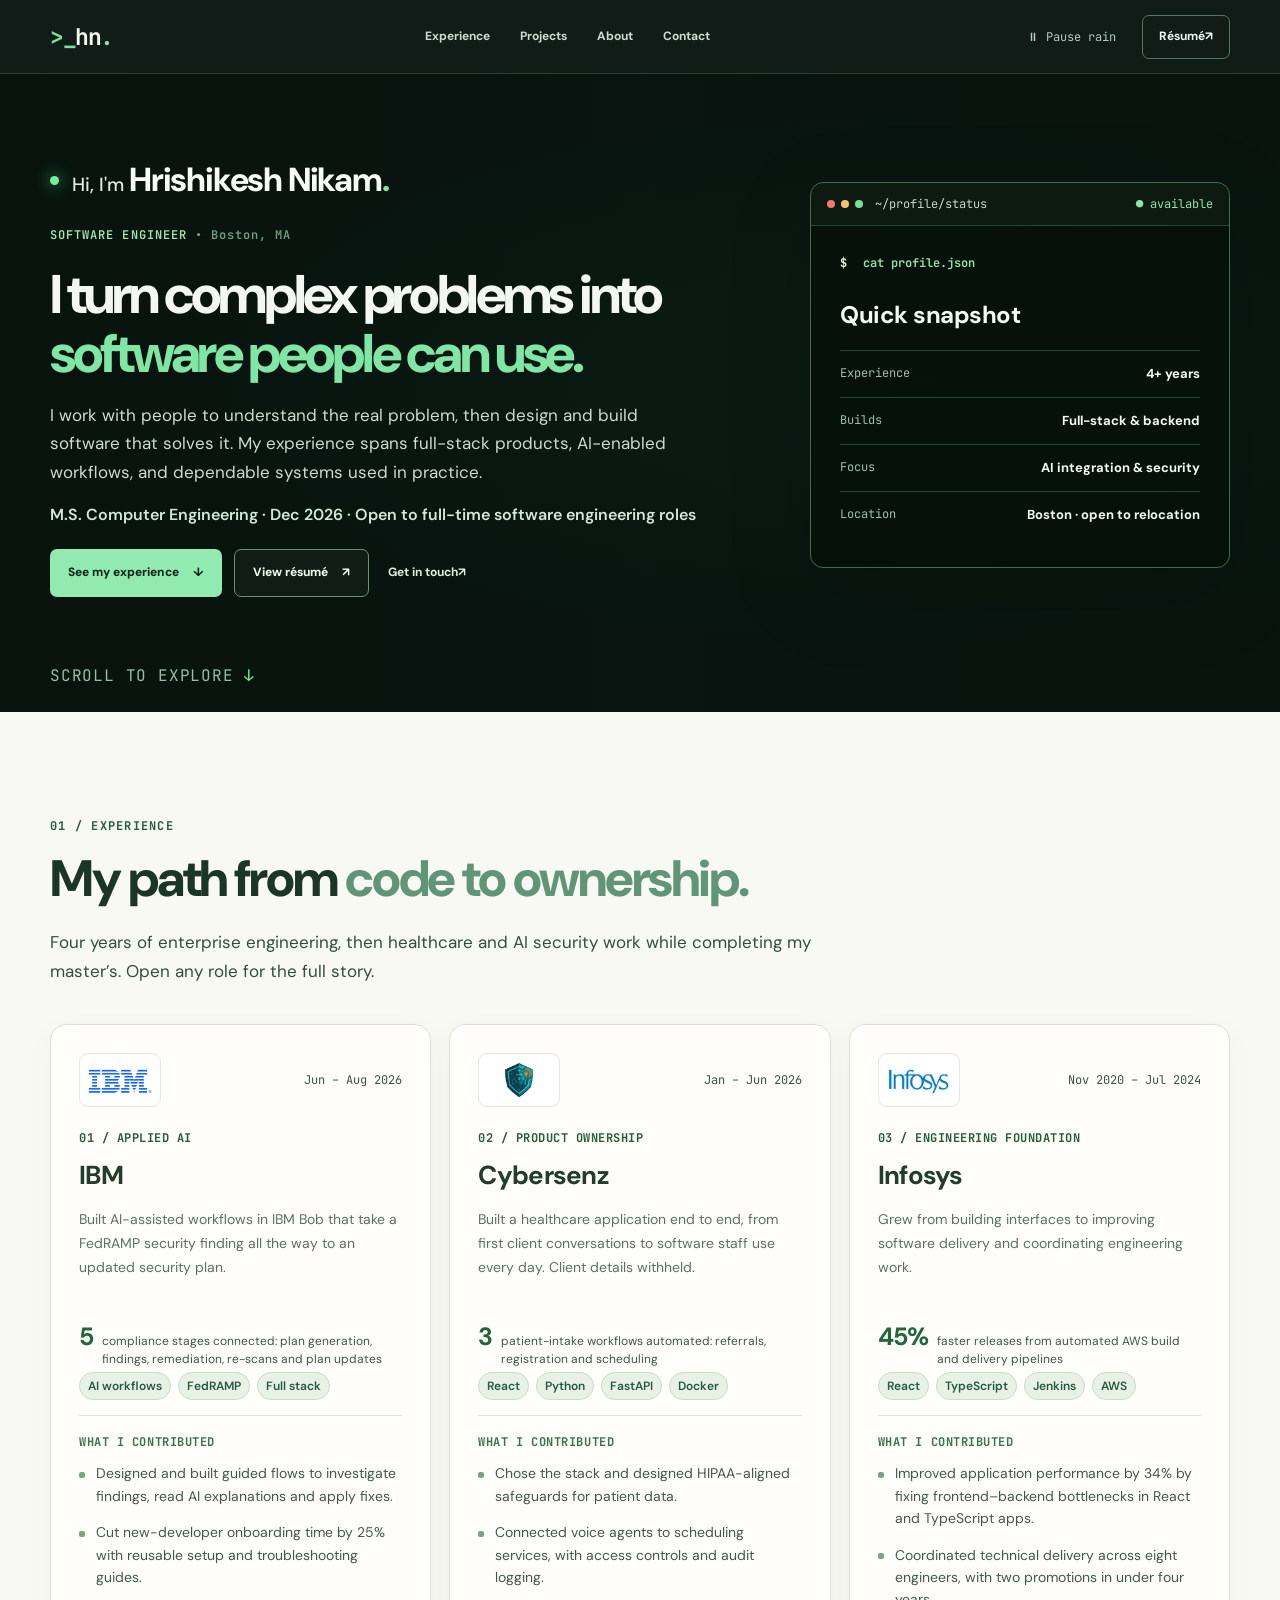
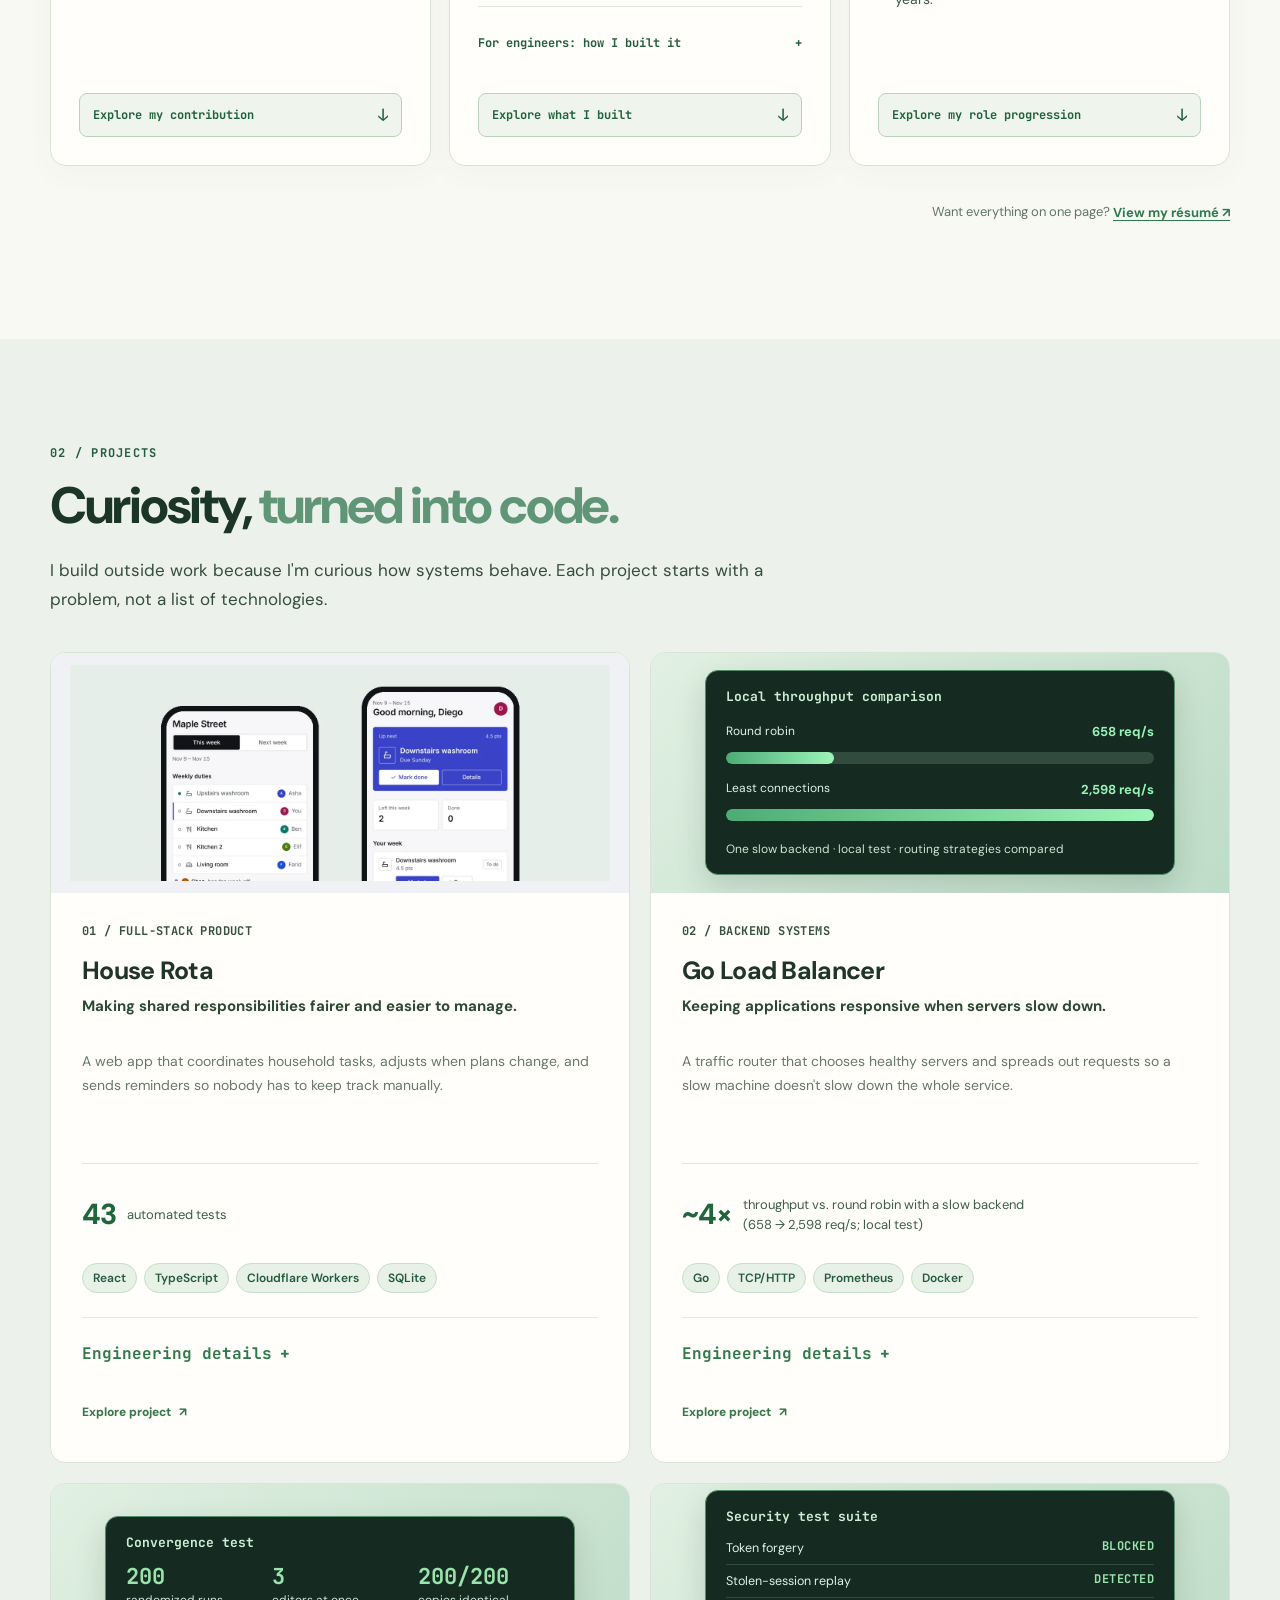
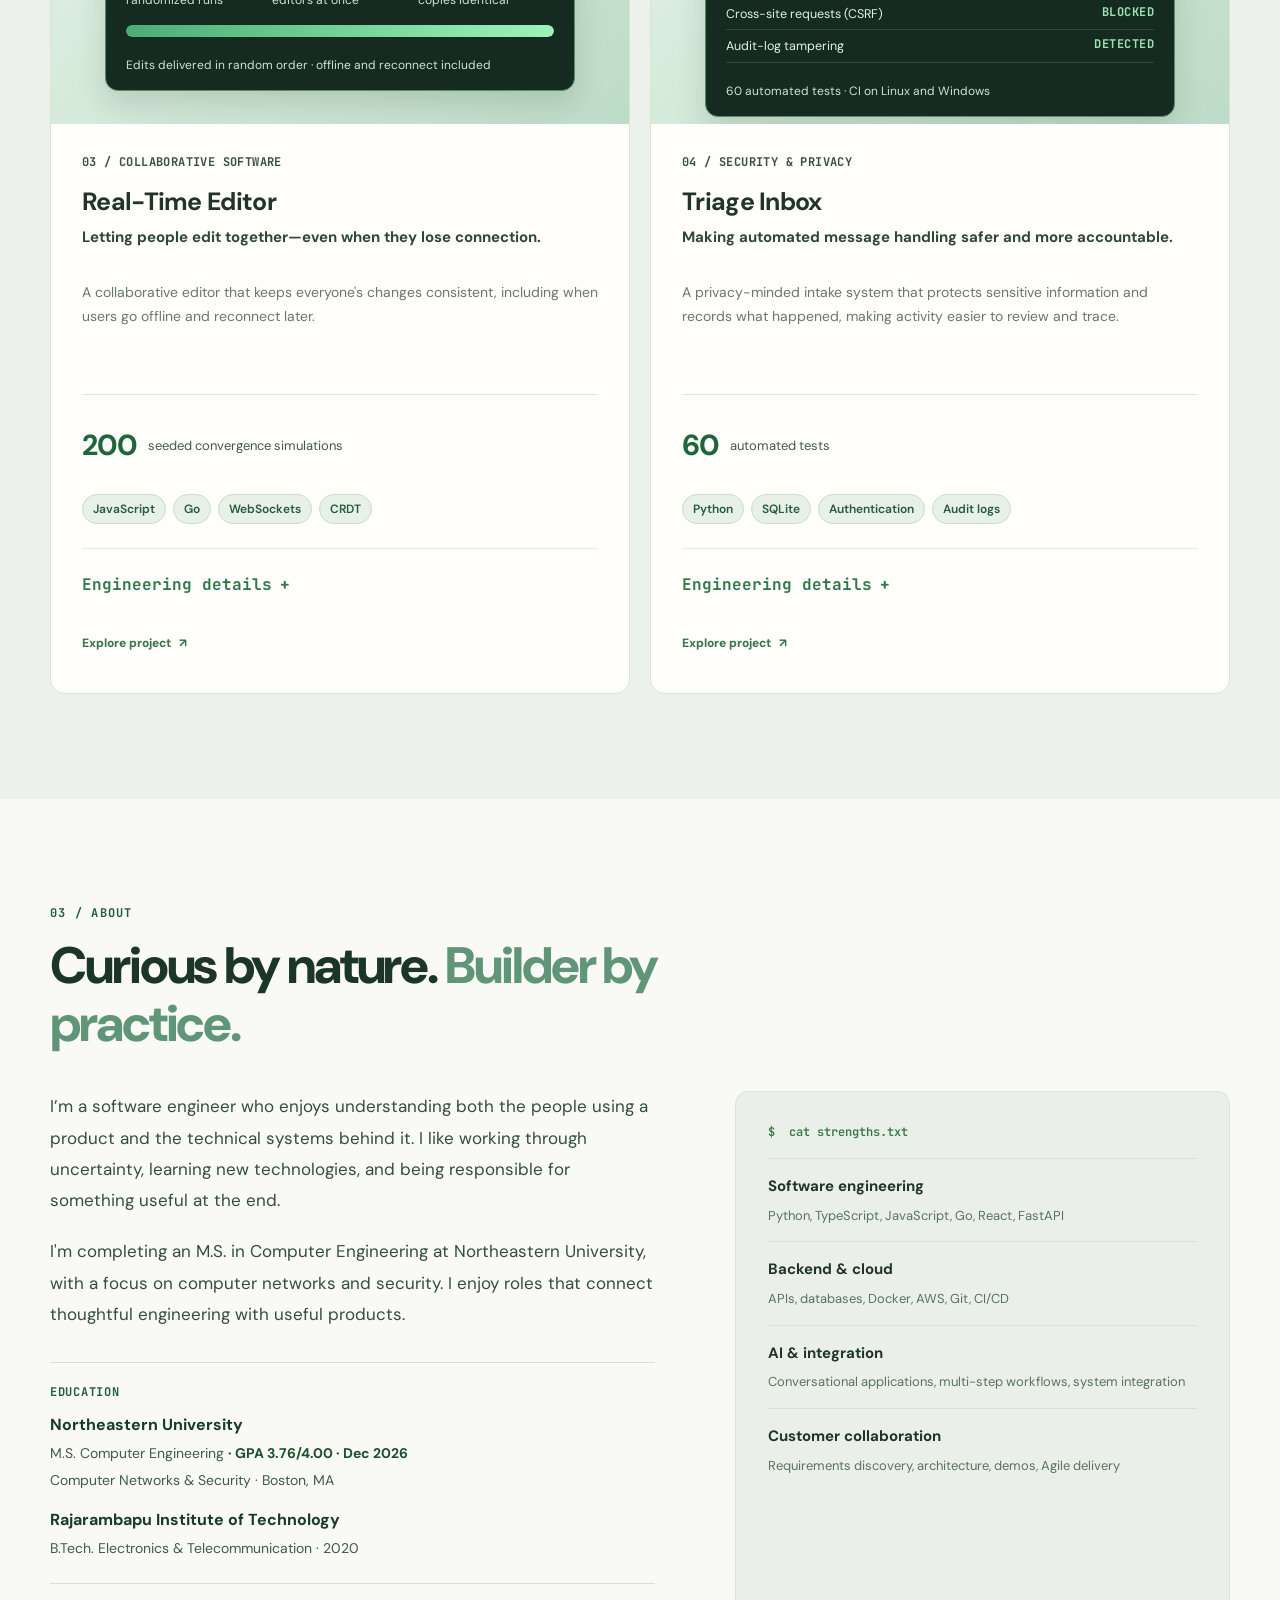
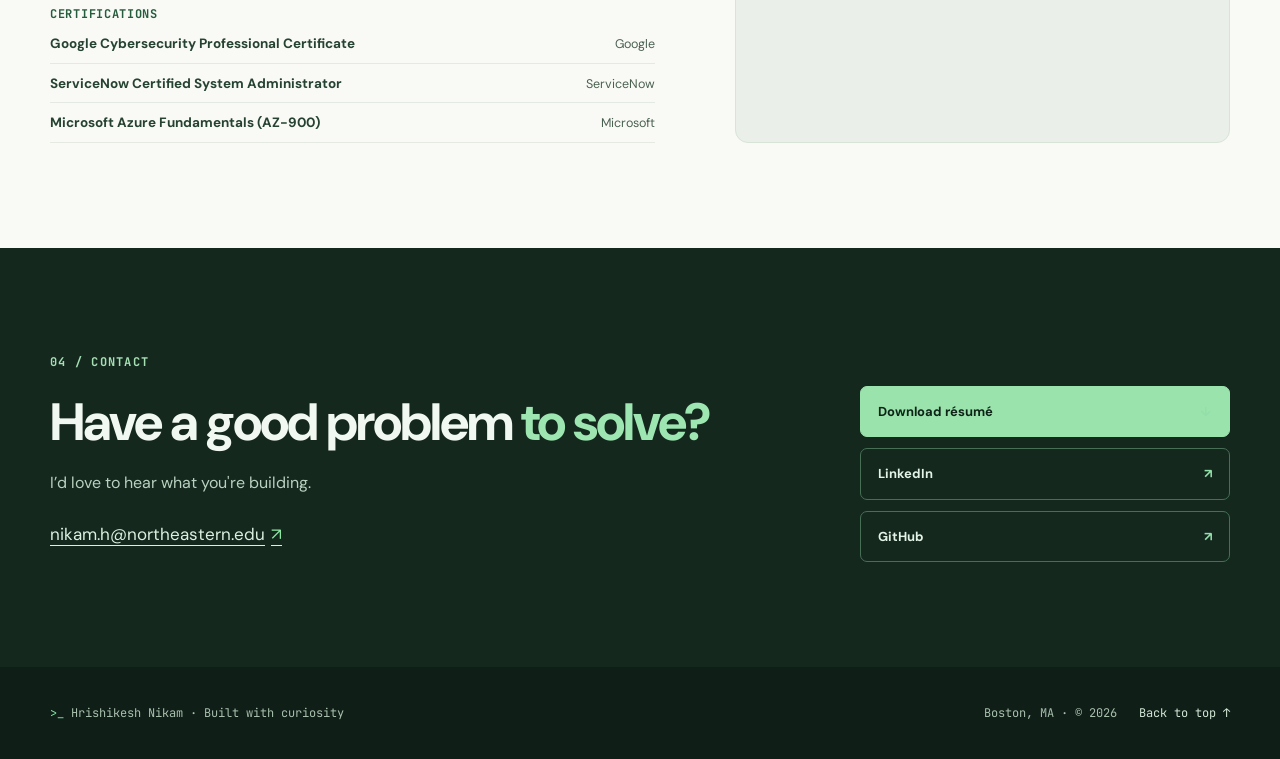
<file: index.html>
<!DOCTYPE html>

<html lang="en">
<head>
<meta charset="utf-8"/><meta content="width=device-width, initial-scale=1" name="viewport"/>
<meta content="#0a1512" name="theme-color"/>
<meta content="Hrishikesh Nikam is a software engineer in Boston. He builds useful full-stack software, AI-powered applications and customer-facing systems from problem discovery to production." name="description"/>
<meta content="Hrishikesh Nikam | Software Engineer" property="og:title"/>
<meta content="Turning complex problems into software people can use. Explore my work, experience, and projects." property="og:description"/>
<title>Hrishikesh Nikam | Software Engineer</title>
<link href="https://fonts.googleapis.com" rel="preconnect"/><link crossorigin="" href="https://fonts.gstatic.com" rel="preconnect"/>
<link href="https://fonts.googleapis.com/css2?family=DM+Sans:wght@400;500;600;700;800&amp;family=JetBrains+Mono:wght@400;500;600;700&amp;display=swap" rel="stylesheet"/>
<link href="style.css" rel="stylesheet"/>
<meta content="website" property="og:type"/><meta content="https://hrishikesh16nikam.github.io/" property="og:url"/><meta content="https://hrishikesh16nikam.github.io/assets/social-preview.png" property="og:image"/><meta content="1200" property="og:image:width"/><meta content="630" property="og:image:height"/><meta content="summary_large_image" name="twitter:card"/><meta content="Hrishikesh Nikam | Software Engineer" name="twitter:title"/><meta content="I turn complex problems into software people can use." name="twitter:description"/><meta content="https://hrishikesh16nikam.github.io/assets/social-preview.png" name="twitter:image"/><link href="assets/favicon.svg" rel="icon"/><link href="assets/apple-touch-icon.png" rel="apple-touch-icon"/><meta content="Hrishikesh Nikam — Software Engineer portfolio" property="og:image:alt"/></head>
<body>
<a class="skip" href="#main">Skip to content</a>
<header class="site-header"><div class="shell nav-inner">
<a aria-label="Hrishikesh Nikam, home" class="wordmark" href="#home"><span class="prompt">&gt;_</span> hn<span class="green">.</span></a>
<nav aria-label="Main navigation" id="site-nav"><a href="#experience">Experience</a><a href="#projects">Projects</a><a href="#about">About</a><a href="#contact">Contact</a></nav>
<div class="nav-actions"><button aria-label="Pause Matrix background animation" class="rain-toggle" id="matrix-toggle" type="button">⏸ Pause rain</button><a class="resume-top" href="Hrishikesh_Nikam_Resume.pdf" rel="noopener" target="_blank">Résumé <span aria-hidden="true">↗</span></a></div>
</div></header>
<main id="main">
<section aria-labelledby="hero-title" class="hero" id="home"><canvas aria-hidden="true" id="matrix-rain"></canvas><div aria-hidden="true" class="ambient"></div>
<div class="shell hero-layout">
<div class="hero-copy">
<div class="intro-name"><span class="status-dot"></span><span>Hi, I'm <strong>Hrishikesh Nikam<span class="name-period">.</span></strong></span></div>
<p class="role">SOFTWARE ENGINEER <span class="role-location">• Boston, MA</span></p>
<h1 id="hero-title">I turn complex problems into <em>software people can use.</em></h1>
<p class="hero-sub">I work with people to understand the real problem, then design and build software that solves it. My experience spans full-stack products, AI-enabled workflows, and dependable systems used in practice.</p><p class="hero-availability">M.S. Computer Engineering · Dec 2026 · Open to full-time software engineering roles</p>
<div class="hero-links"><a class="btn primary" href="#experience">See my experience <span aria-hidden="true">↓</span></a><a class="btn secondary" href="Hrishikesh_Nikam_Resume.pdf" rel="noopener" target="_blank">View résumé <span aria-hidden="true">↗</span></a><a class="text-link" href="mailto:nikam.h@northeastern.edu">Get in touch <span aria-hidden="true">↗</span></a></div>
</div>
<aside aria-label="My approach to engineering" class="hero-terminal"><div class="terminal-top"><span aria-hidden="true" class="lights"><i></i><i></i><i></i></span><span>~/profile/status</span><span class="terminal-online">● available</span></div>
<div class="terminal-inner snapshot-inner"><p class="terminal-command"><b>$</b> cat profile.json</p><h2 class="snapshot-title">Quick snapshot</h2>
<dl class="snapshot-list"><div><dt>Experience</dt><dd>4+ years</dd></div><div><dt>Builds</dt><dd>Full-stack &amp; backend</dd></div><div><dt>Focus</dt><dd>AI integration &amp; security</dd></div><div><dt>Location</dt><dd>Boston · open to relocation</dd></div></dl>
</div></aside>
</div>
<div class="shell scroll-hint"><a href="#experience">SCROLL TO EXPLORE <span aria-hidden="true">↓</span></a></div>
</section>


<section aria-labelledby="experience-title" class="section experience-section" id="experience"><div class="shell"><div class="section-intro journey-intro"><p class="kicker">01 / EXPERIENCE</p><h2 id="experience-title">My path from <em>code to ownership.</em></h2><p>Four years of enterprise engineering, then healthcare and AI security work while completing my master’s. Open any role for the full story.</p></div>
<div aria-label="Career highlights" class="journey-grid">
<article aria-labelledby="ibm-title" class="journey-card">
<div class="journey-top"><div class="journey-logo"><img alt="IBM logo" loading="lazy" src="assets/ibm-official.png"/></div><span class="journey-period">Jun – Aug 2026</span></div>
<p class="journey-tag">01 / APPLIED AI</p>
<h3 id="ibm-title">IBM</h3>
<p class="journey-summary">Built AI-assisted workflows in IBM Bob that take a FedRAMP security finding all the way to an updated security plan.</p>
<div class="journey-metric"><strong>5</strong><span>compliance stages connected: plan generation, findings, remediation, re-scans and plan updates</span></div><div class="tech-tags"><span>AI workflows</span><span>FedRAMP</span><span>Full stack</span></div><div aria-label="Key contributions at IBM" class="journey-highlights">
<h4>What I contributed</h4>
<ul>
<li>Designed and built guided flows to investigate findings, read AI explanations and apply fixes.</li>
<li>Cut new-developer onboarding time by 25% with reusable setup and troubleshooting guides.</li>
</ul>
</div>
<button aria-controls="journey-expanded" aria-expanded="false" class="journey-more-btn" data-journey="ibm" type="button">Explore my contribution <span aria-hidden="true">↓</span></button>
</article>
<article aria-labelledby="cybersenz-title" class="journey-card">
<div class="journey-top"><div class="journey-logo"><img alt="Cybersenz logo" loading="lazy" src="assets/cybersenz-official.png"/></div><span class="journey-period">Jan – Jun 2026</span></div>
<p class="journey-tag">02 / PRODUCT OWNERSHIP</p>
<h3 id="cybersenz-title">Cybersenz</h3>
<p class="journey-summary">Built a healthcare application end to end, from first client conversations to software staff use every day. Client details withheld.</p>
<div class="journey-metric"><strong>3</strong><span>patient-intake workflows automated: referrals, registration and scheduling</span></div><div class="tech-tags"><span>React</span><span>Python</span><span>FastAPI</span><span>Docker</span></div><div aria-label="Key contributions at Cybersenz" class="journey-highlights">
<h4>What I contributed</h4>
<ul>
<li>Chose the stack and designed HIPAA-aligned safeguards for patient data.</li>
<li>Connected voice agents to scheduling services, with access controls and audit logging.</li>
</ul>
<details class="journey-detail"><summary>For engineers: how I built it <span aria-hidden="true">+</span></summary><p>Frontend and backend services, secure APIs, authenticated access, audit trails, conversational voice integration, asynchronous processing and container-based deployment. Client identity and private integrations are intentionally omitted.</p></details>
</div>

<button aria-controls="journey-expanded" aria-expanded="false" class="journey-more-btn" data-journey="cybersenz" type="button">Explore what I built <span aria-hidden="true">↓</span></button>
</article>
<article aria-labelledby="infosys-title" class="journey-card">
<div class="journey-top"><div class="journey-logo"><img alt="Infosys logo" loading="lazy" src="assets/infosys-official.png"/></div><span class="journey-period">Nov 2020 – Jul 2024</span></div>
<p class="journey-tag">03 / ENGINEERING FOUNDATION</p>
<h3 id="infosys-title">Infosys</h3>
<p class="journey-summary">Grew from building interfaces to improving software delivery and coordinating engineering work.</p>
<div class="journey-metric"><strong>45%</strong><span>faster releases from automated AWS build and delivery pipelines</span></div><div class="tech-tags"><span>React</span><span>TypeScript</span><span>Jenkins</span><span>AWS</span></div><div aria-label="Key contributions at Infosys" class="journey-highlights">
<h4>What I contributed</h4>
<ul>
<li>Improved application performance by 34% by fixing frontend–backend bottlenecks in React and TypeScript apps.</li>
<li>Coordinated technical delivery across eight engineers, with two promotions in under four years.</li>
</ul>
</div>
<button aria-controls="journey-expanded" aria-expanded="false" class="journey-more-btn" data-journey="infosys" type="button">Explore my role progression <span aria-hidden="true">↓</span></button>
</article>
</div>
<section aria-label="Additional professional experience" class="journey-expanded" hidden="" id="journey-expanded" tabindex="-1">
<div class="journey-expanded-heading"><div><p class="kicker" id="journey-detail-kicker">EXPERIENCE / DEEP DIVE</p><h3 id="journey-detail-title">Professional experience</h3></div><button aria-label="Close additional details" class="journey-close" type="button">Close <span aria-hidden="true">×</span></button></div>
<div class="journey-detail-body" id="journey-detail-body"></div>
</section><p class="journey-note">Want everything on one page? <a href="Hrishikesh_Nikam_Resume.pdf" rel="noopener" target="_blank">View my résumé ↗</a></p></div></section><section aria-labelledby="projects-title" class="section projects-section" id="projects"><div class="shell"><div class="section-intro"><p class="kicker">02 / PROJECTS</p><h2 id="projects-title">Curiosity, <em>turned into code.</em></h2><p>I build outside work because I'm curious how systems behave. Each project starts with a problem, not a list of technologies.</p></div><div class="projects-grid">
<article class="project"><div aria-hidden="false" class="project-art art-rota art-rota-real"><img alt="Actual House Rota interface showing demo household names, weekly task assignments, completed tasks and swap controls" decoding="async" loading="lazy" src="assets/house-rota-demo.png"/></div><div class="project-content"><p class="project-number">01 / FULL-STACK PRODUCT</p><h3>House Rota</h3><p class="project-hook">Making shared responsibilities fairer and easier to manage.</p><p>A web app that coordinates household tasks, adjusts when plans change, and sends reminders so nobody has to keep track manually.</p><div class="project-proof"><span class="project-proof-number">43</span><span class="project-proof-label">automated tests</span></div><div aria-label="Technologies used" class="tech-tags"><span>React</span><span>TypeScript</span><span>Cloudflare Workers</span><span>SQLite</span></div><details><summary>Engineering details <span aria-hidden="true">+</span></summary><p>React, TypeScript, Cloudflare Workers, SQLite, constraint-based assignments, push notifications, and automated tests.</p></details><a href="https://github.com/Hrishikesh16nikam/house-rota" rel="noopener" target="_blank">Explore project <span aria-hidden="true">↗</span></a></div></article>
<article class="project"><div class="project-art art-balancer"><div aria-label="Local benchmark with one slow backend: round robin 658 requests per second versus least connections 2598 requests per second." class="benchmark-panel" role="img"><p class="benchmark-title">Local throughput comparison</p><div class="benchmark-row"><div class="benchmark-row-head">Round robin<strong>658 req/s</strong></div><div class="benchmark-track"><span style="width:25.3%"></span></div></div><div class="benchmark-row"><div class="benchmark-row-head">Least connections<strong>2,598 req/s</strong></div><div class="benchmark-track"><span style="width:100%"></span></div></div><p class="benchmark-footnote">One slow backend · local test · routing strategies compared</p></div></div><div class="project-content"><p class="project-number">02 / BACKEND SYSTEMS</p><h3>Go Load Balancer</h3><p class="project-hook">Keeping applications responsive when servers slow down.</p><p>A traffic router that chooses healthy servers and spreads out requests so a slow machine doesn't slow down the whole service.</p><div class="project-proof"><span class="project-proof-number">~4×</span><span class="project-proof-label">throughput vs. round robin with a slow backend (658 → 2,598 req/s; local test)</span></div><div aria-label="Technologies used" class="tech-tags"><span>Go</span><span>TCP/HTTP</span><span>Prometheus</span><span>Docker</span></div><details><summary>Engineering details <span aria-hidden="true">+</span></summary><p>Go, TCP/HTTP proxying, least-connections routing, automatic failover, health checks, and Prometheus metrics.</p></details><a href="https://github.com/Hrishikesh16nikam/go-loadbalancer" rel="noopener" target="_blank">Explore project <span aria-hidden="true">↗</span></a></div></article>
<article class="project"><div class="project-art art-balancer"><div aria-label="Convergence test: 200 randomized simulations of three concurrent editors, all 200 converged to identical text." class="benchmark-panel" role="img"><p class="benchmark-title">Convergence test</p><div class="stat-grid"><div><strong>200</strong><span>randomized runs</span></div><div><strong>3</strong><span>editors at once</span></div><div><strong>200/200</strong><span>copies identical</span></div></div><div class="benchmark-track"><span style="width:100%"></span></div><p class="benchmark-footnote">Edits delivered in random order · offline and reconnect included</p></div></div><div class="project-content"><p class="project-number">03 / COLLABORATIVE SOFTWARE</p><h3>Real-Time Editor</h3><p class="project-hook">Letting people edit together—even when they lose connection.</p><p>A collaborative editor that keeps everyone's changes consistent, including when users go offline and reconnect later.</p><div class="project-proof"><span class="project-proof-number">200</span><span class="project-proof-label">seeded convergence simulations</span></div><div aria-label="Technologies used" class="tech-tags"><span>JavaScript</span><span>Go</span><span>WebSockets</span><span>CRDT</span></div><details><summary>Engineering details <span aria-hidden="true">+</span></summary><p>Custom JavaScript sequence CRDT, Go WebSocket synchronization server, offline reconciliation, and convergence tests.</p></details><a href="https://github.com/Hrishikesh16nikam/crdt-editor" rel="noopener" target="_blank">Explore project <span aria-hidden="true">↗</span></a></div></article>
<article class="project"><div class="project-art art-balancer"><div aria-label="Security test results: token forgery blocked, session replay detected, CSRF blocked, audit-log tampering detected; 60 automated tests." class="benchmark-panel" role="img"><p class="benchmark-title">Security test suite</p><ul class="check-list"><li><span>Token forgery</span><b>blocked</b></li><li><span>Stolen-session replay</span><b>detected</b></li><li><span>Cross-site requests (CSRF)</span><b>blocked</b></li><li><span>Audit-log tampering</span><b>detected</b></li></ul><p class="benchmark-footnote">60 automated tests · CI on Linux and Windows</p></div></div><div class="project-content"><p class="project-number">04 / SECURITY &amp; PRIVACY</p><h3>Triage Inbox</h3><p class="project-hook">Making automated message handling safer and more accountable.</p><p>A privacy-minded intake system that protects sensitive information and records what happened, making activity easier to review and trace.</p><div class="project-proof"><span class="project-proof-number">60</span><span class="project-proof-label">automated tests</span></div><div aria-label="Technologies used" class="tech-tags"><span>Python</span><span>SQLite</span><span>Authentication</span><span>Audit logs</span></div><details><summary>Engineering details <span aria-hidden="true">+</span></summary><p>Python, sensitive-data redaction, rotating authentication tokens, tamper-evident audit logging, and automated tests.</p></details><a href="https://github.com/Hrishikesh16nikam/triage-inbox" rel="noopener" target="_blank">Explore project <span aria-hidden="true">↗</span></a></div></article>
</div></div></section>

<section aria-labelledby="about-title" class="section about-section" id="about"><div class="shell"><div class="section-intro"><p class="kicker">03 / ABOUT</p><h2 id="about-title">Curious by nature. <em>Builder by practice.</em></h2></div><div class="about-grid"><div class="about-copy"><p>I’m a software engineer who enjoys understanding both the people using a product and the technical systems behind it. I like working through uncertainty, learning new technologies, and being responsible for something useful at the end.</p><p>I'm completing an M.S. in Computer Engineering at Northeastern University, with a focus on computer networks and security. I enjoy roles that connect thoughtful engineering with useful products.</p><div class="education"><p class="edu-label">EDUCATION</p><div class="degree-record"><strong>Northeastern University</strong><span>M.S. Computer Engineering <b>· GPA 3.76/4.00 · Dec 2026</b></span><span>Computer Networks &amp; Security · Boston, MA</span></div><div class="degree-record"><strong>Rajarambapu Institute of Technology</strong><span>B.Tech. Electronics &amp; Telecommunication · 2020</span></div><div class="credentials"><p class="edu-label">CERTIFICATIONS</p>
<ul>
<li><strong>Google Cybersecurity Professional Certificate</strong><span>Google</span></li>
<li><strong>ServiceNow Certified System Administrator</strong><span>ServiceNow</span></li>
<li><strong>Microsoft Azure Fundamentals (AZ-900)</strong><span>Microsoft</span></li>
</ul></div></div></div><div class="skills-box"><p class="skills-prompt"><span>$</span> cat strengths.txt</p><div><h3>Software engineering</h3><p>Python, TypeScript, JavaScript, Go, React, FastAPI</p></div><div><h3>Backend &amp; cloud</h3><p>APIs, databases, Docker, AWS, Git, CI/CD</p></div><div><h3>AI &amp; integration</h3><p>Conversational applications, multi-step workflows, system integration</p></div><div><h3>Customer collaboration</h3><p>Requirements discovery, architecture, demos, Agile delivery</p></div></div></div></div></section>
<section aria-labelledby="contact-title" class="contact-section" id="contact"><div class="shell contact-inner"><p class="kicker">04 / CONTACT</p><div class="contact-layout"><div><h2 id="contact-title">Have a good problem <em>to solve?</em></h2><p>I’d love to hear what you're building.</p><a class="contact-email" href="mailto:nikam.h@northeastern.edu">nikam.h@northeastern.edu <span>↗</span></a></div><div class="contact-actions"><a class="contact-resume" download="Hrishikesh_Nikam_Resume.pdf" href="Hrishikesh_Nikam_Resume.pdf">Download résumé <span>↓</span></a><a href="https://www.linkedin.com/in/hrishi16/" rel="noopener" target="_blank">LinkedIn <span>↗</span></a><a href="https://github.com/Hrishikesh16nikam" rel="noopener" target="_blank">GitHub <span>↗</span></a></div></div></div></section>
</main><footer class="footer"><div class="shell footer-inner"><span><span class="green">&gt;_</span> Hrishikesh Nikam · Built with curiosity</span><span>Boston, MA · © 2026</span><a href="#home">Back to top ↑</a></div></footer>
<script defer="" src="js/matrix.js"></script><script defer="" src="js/main.js"></script>
</body></html>
</file>
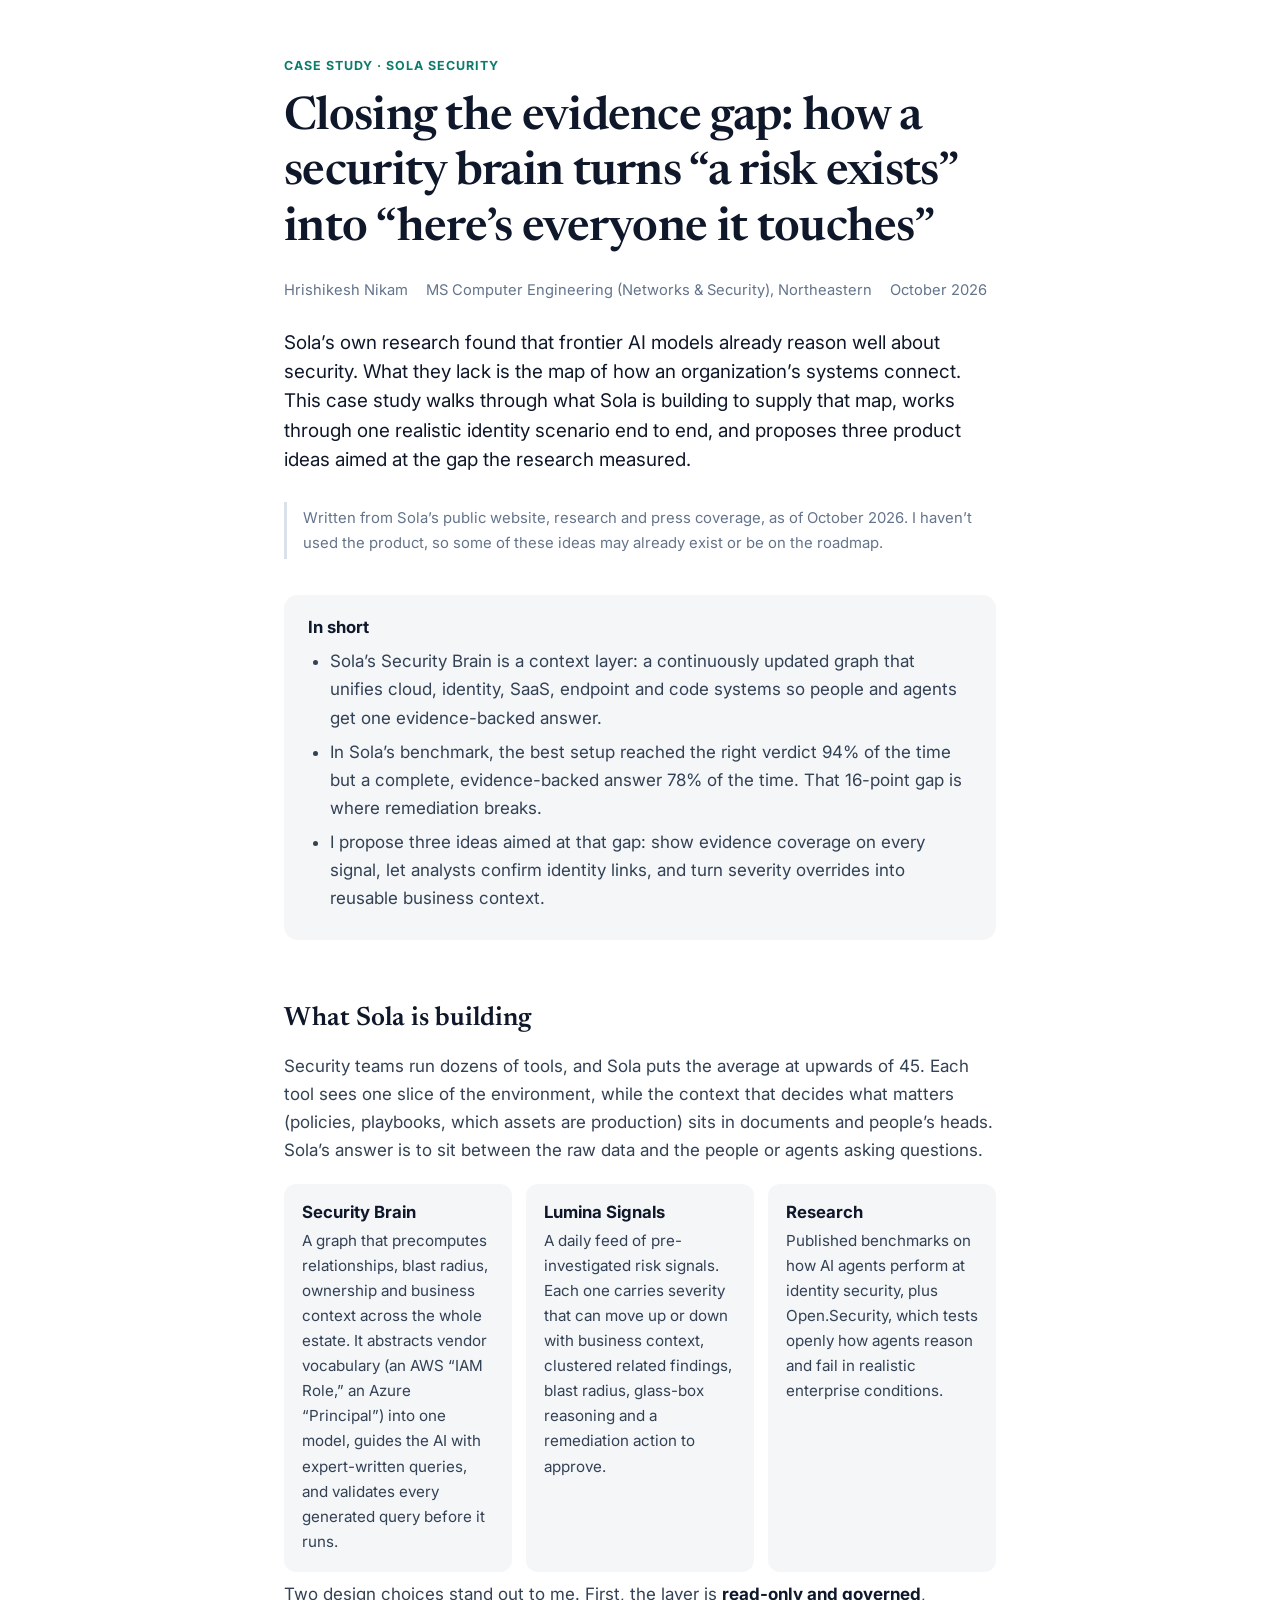
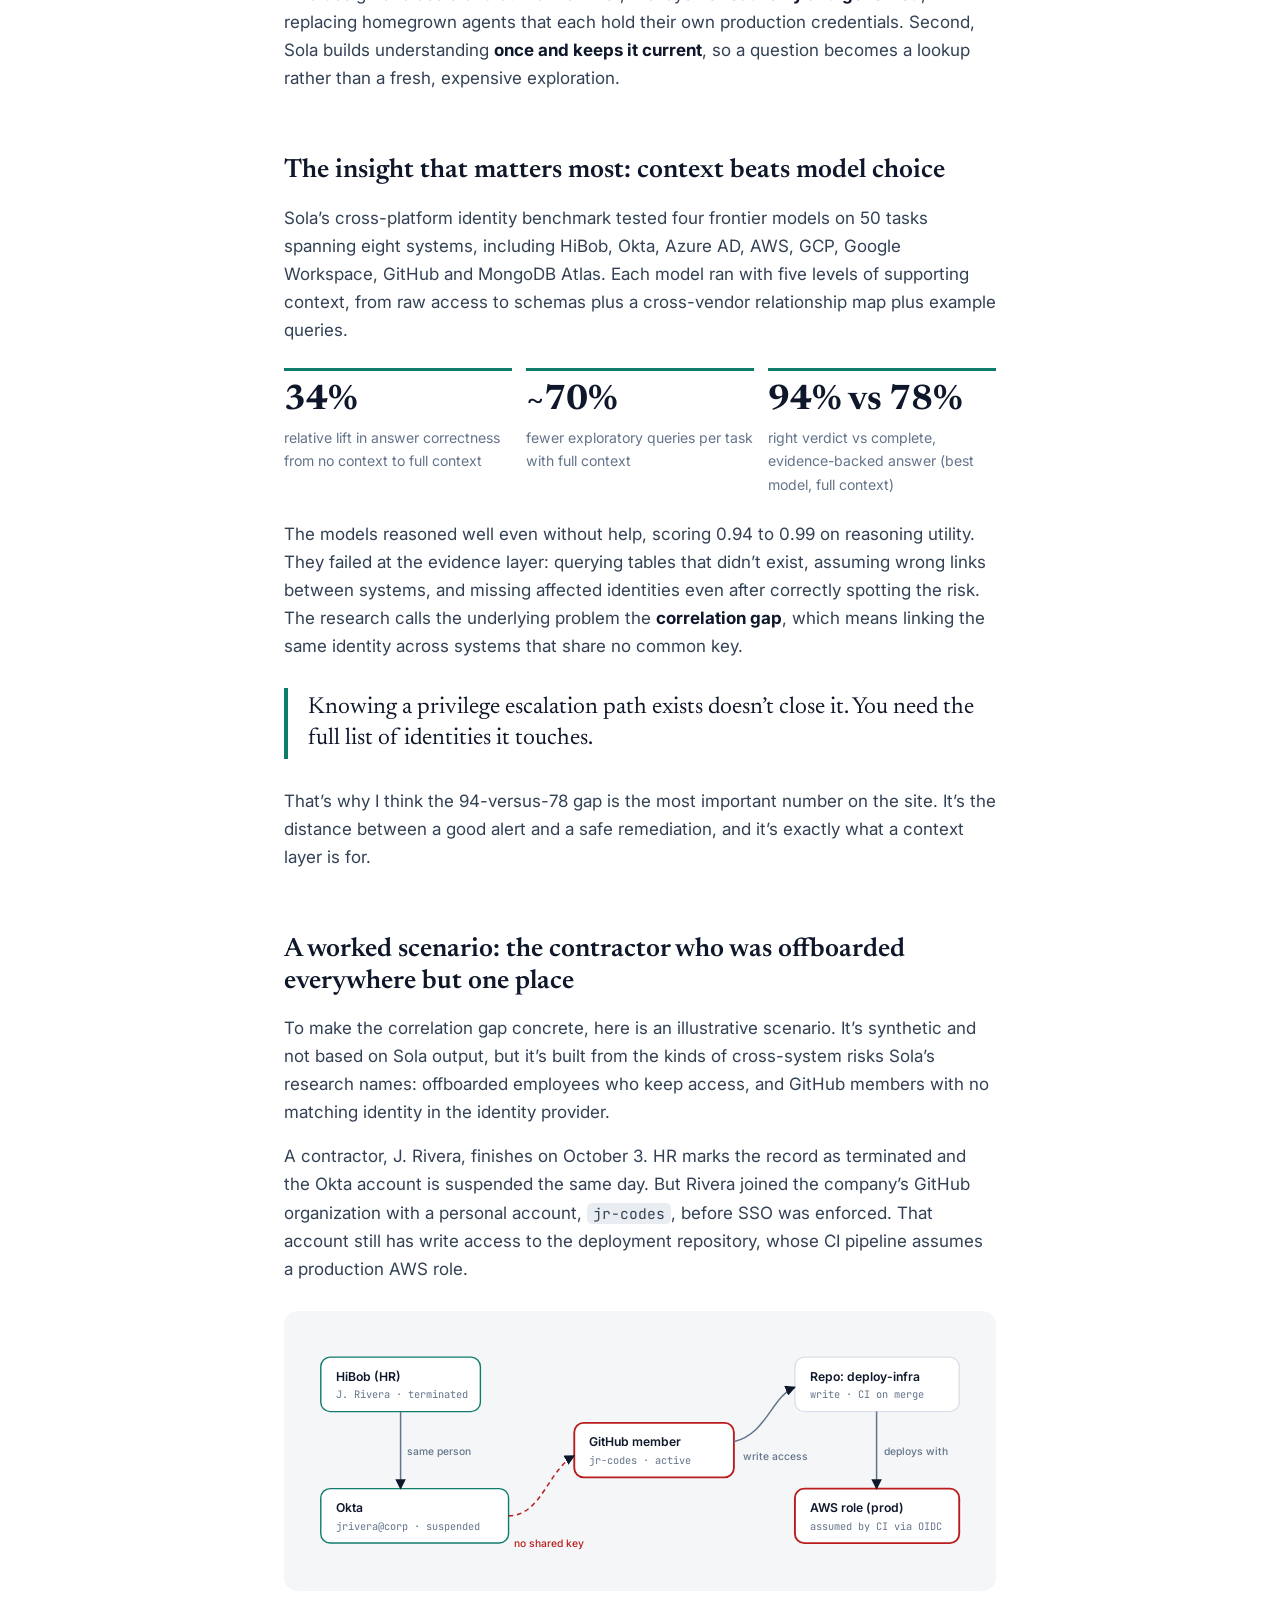
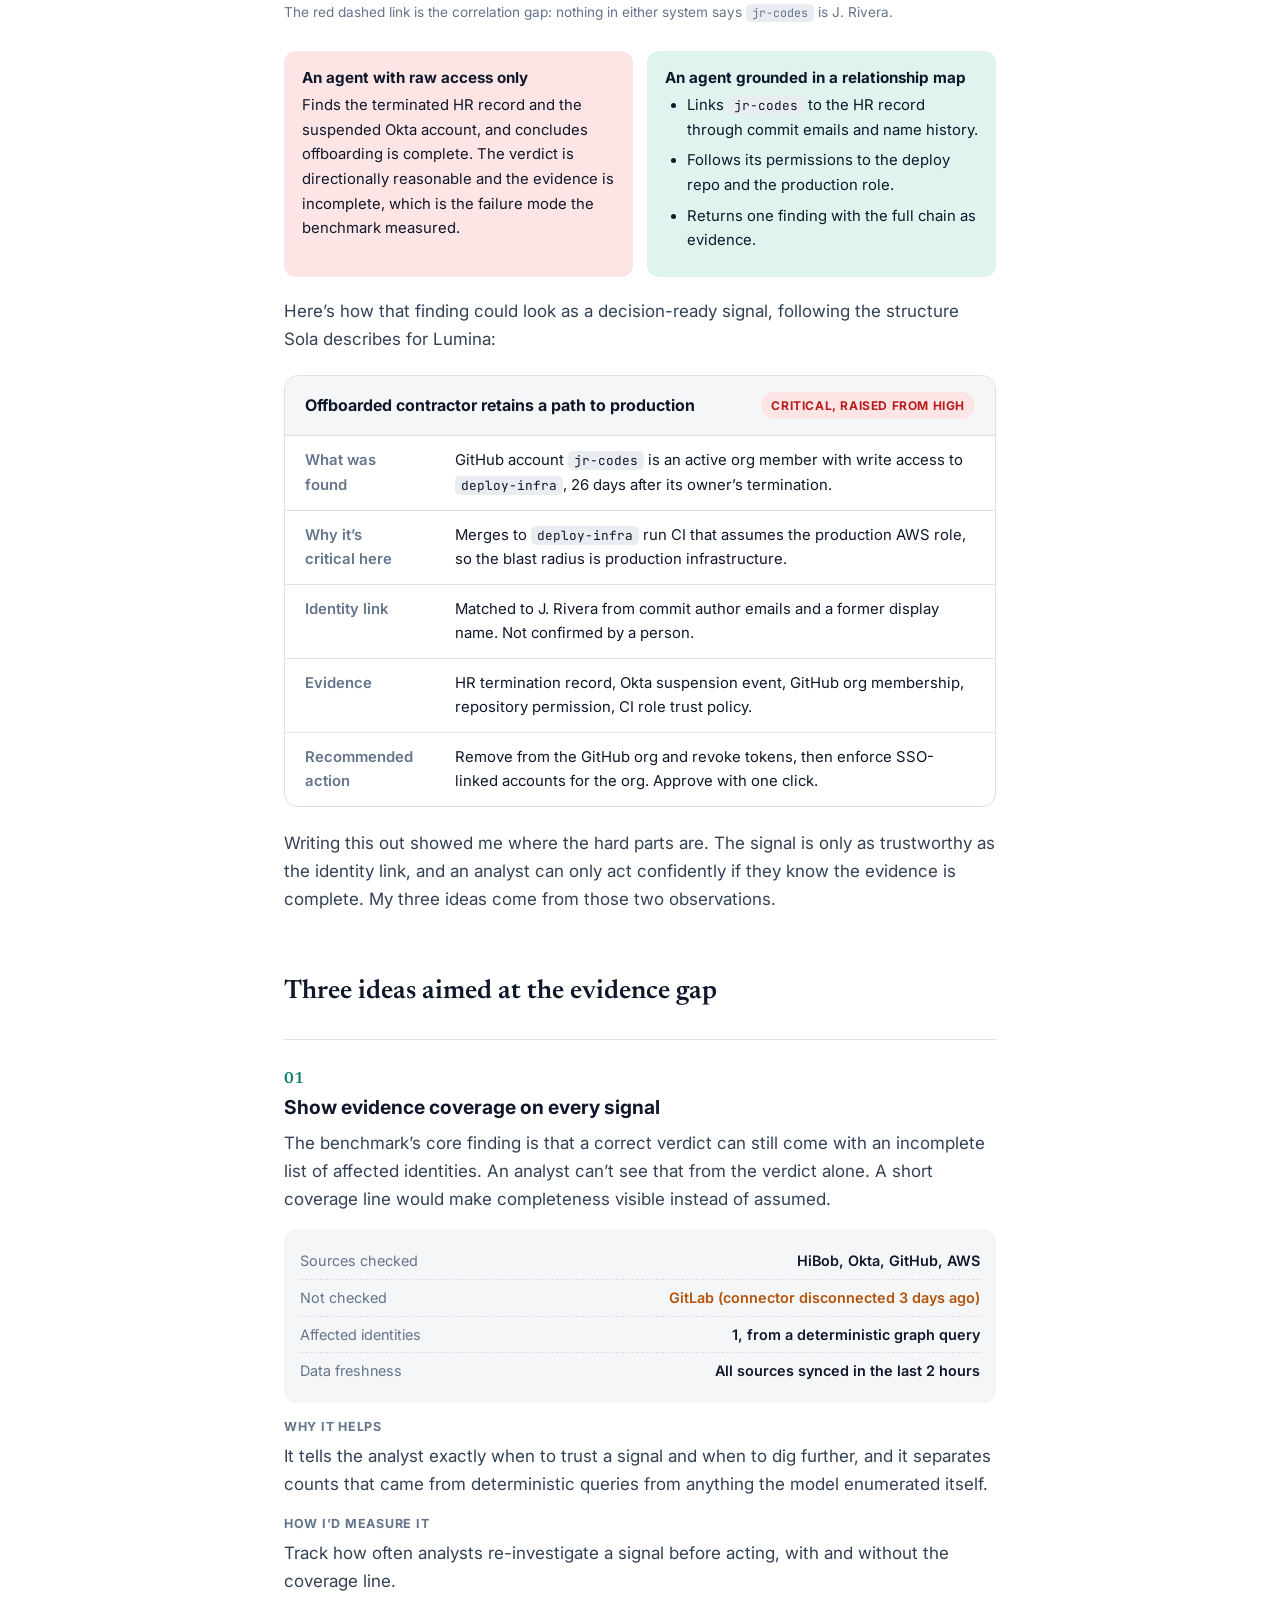
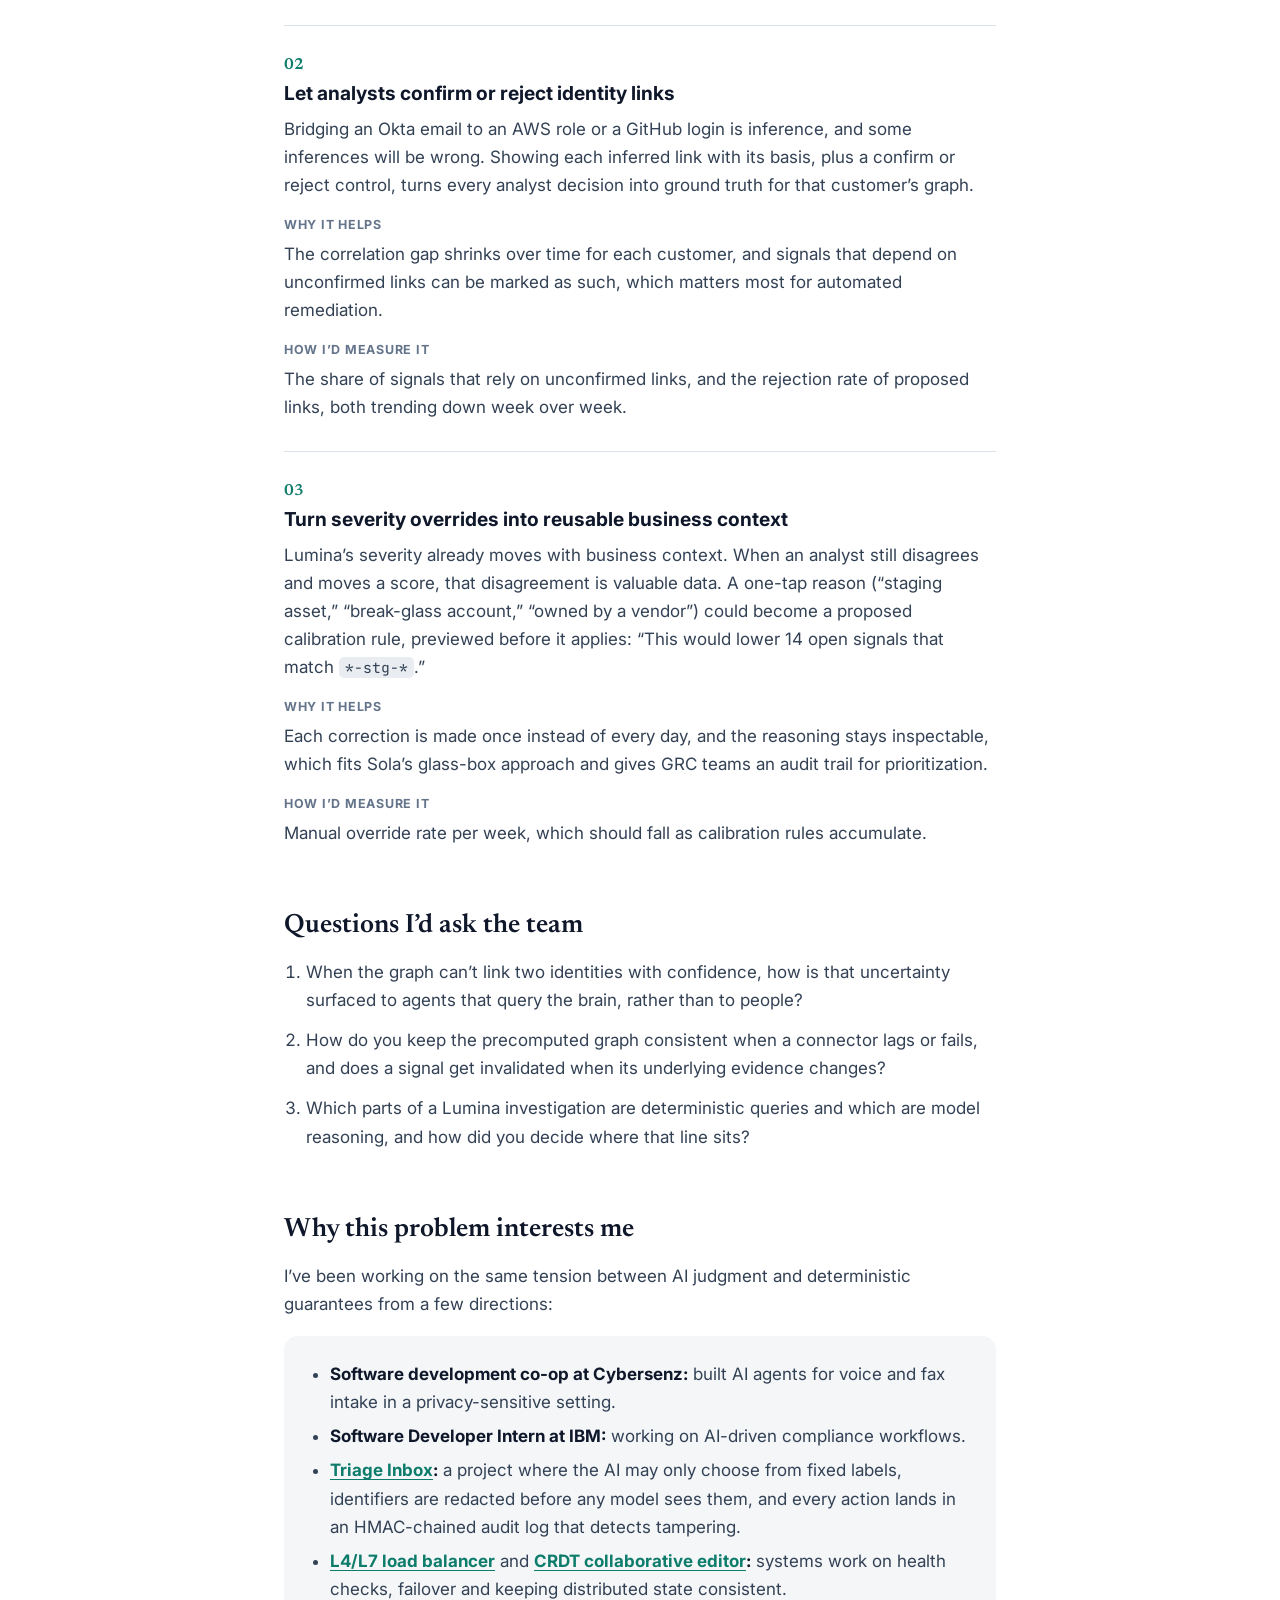
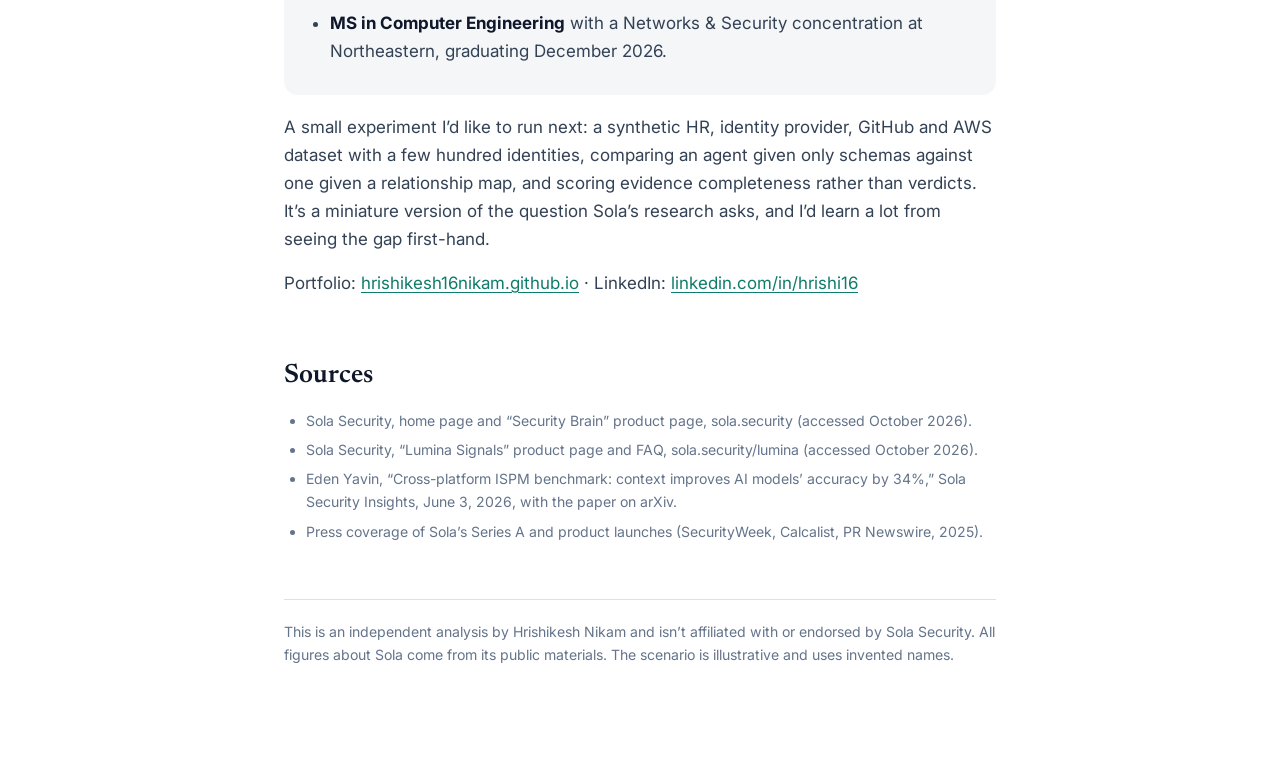
<file: sola-case-study.html>
<!doctype html>
<html lang="en">
<head>
<meta charset="utf-8">
<meta name="viewport" content="width=device-width, initial-scale=1, viewport-fit=cover">
<title>Closing the evidence gap: a case study on Sola’s Security Brain · Hrishikesh Nikam</title>
<meta name="description" content="An outside-in case study of Sola Security’s Security Brain and Lumina Signals, with a worked identity scenario and three product ideas.">
<link rel="preconnect" href="https://fonts.googleapis.com">
<link rel="preconnect" href="https://fonts.gstatic.com" crossorigin>
<link href="https://fonts.googleapis.com/css2?family=Inter:wght@400;500;600;700&family=Newsreader:opsz,wght@6..72,500;6..72,600&family=JetBrains+Mono:wght@400;500&display=swap" rel="stylesheet">
<style>
:root {
  color-scheme: light;
  --bg: #ffffff;
  --surface: #f4f6f8;
  --surface-2: #e9edf1;
  --ink: #0f172a;
  --ink-2: #334155;
  --muted: #64748b;
  --rule: #dbe1e8;
  --accent: #0e7c6b;
  --accent-soft: #dff3ef;
  --warn: #b45309;
  --warn-soft: #fdf0dc;
  --bad: #b91c1c;
  --bad-soft: #fde5e5;
  --node: #ffffff;
  --sans: "Inter", system-ui, -apple-system, "Segoe UI", Roboto, sans-serif;
  --serif: "Newsreader", Georgia, "Times New Roman", serif;
  --mono: "JetBrains Mono", ui-monospace, Menlo, Consolas, monospace;
}
@media (prefers-color-scheme: dark) {
  :root:not([data-theme="light"]) {
    color-scheme: dark;
    --bg: #0c1117;
    --surface: #141b23;
    --surface-2: #1c2530;
    --ink: #e8edf3;
    --ink-2: #c3ccd7;
    --muted: #8b98a8;
    --rule: #26313d;
    --accent: #4fd1b8;
    --accent-soft: #10302a;
    --warn: #f2b45a;
    --warn-soft: #36280f;
    --bad: #f58a8a;
    --bad-soft: #3a1717;
    --node: #141b23;
  }
}
:root[data-theme="dark"] {
  color-scheme: dark;
  --bg: #0c1117;
  --surface: #141b23;
  --surface-2: #1c2530;
  --ink: #e8edf3;
  --ink-2: #c3ccd7;
  --muted: #8b98a8;
  --rule: #26313d;
  --accent: #4fd1b8;
  --accent-soft: #10302a;
  --warn: #f2b45a;
  --warn-soft: #36280f;
  --bad: #f58a8a;
  --bad-soft: #3a1717;
  --node: #141b23;
}
:root { box-sizing: border-box; padding-top: env(safe-area-inset-top, 0px); padding-bottom: env(safe-area-inset-bottom, 0px); }
html { scroll-padding-top: env(safe-area-inset-top, 0px); }
*, *::before, *::after { box-sizing: inherit; }
body { margin: 0; background: var(--bg); color: var(--ink); font: 400 17px/1.65 var(--sans); -webkit-font-smoothing: antialiased; }
main { max-width: 760px; margin: 0 auto; padding: 56px 24px 96px; }
h1, h2, h3 { line-height: 1.2; margin: 0; }
h1 { font-family: var(--serif); font-weight: 600; font-size: clamp(2rem, 5vw, 2.9rem); letter-spacing: -0.015em; }
h2 { font-family: var(--serif); font-weight: 600; font-size: 1.65rem; margin: 64px 0 16px; }
h3 { font-size: 1.05rem; font-weight: 700; margin: 0 0 6px; }
p { margin: 0 0 16px; color: var(--ink-2); }
strong { color: var(--ink); }
a { color: var(--accent); text-underline-offset: 3px; }
ul, ol { padding-left: 22px; margin: 0 0 16px; color: var(--ink-2); }
li { margin-bottom: 6px; }
.eyebrow { font-size: 0.78rem; font-weight: 700; letter-spacing: 0.08em; text-transform: uppercase; color: var(--accent); margin-bottom: 14px; }
.byline { display: flex; flex-wrap: wrap; gap: 6px 18px; margin: 20px 0 0; color: var(--muted); font-size: 0.92rem; }
.lede { font-size: 1.18rem; line-height: 1.55; color: var(--ink); margin: 26px 0 0; }
.note { border-left: 3px solid var(--rule); padding: 4px 0 4px 16px; color: var(--muted); font-size: 0.93rem; margin: 28px 0 0; }
.tldr { background: var(--surface); border-radius: 14px; padding: 22px 24px; margin: 36px 0 0; }
.tldr h3 { margin-bottom: 10px; }
.tldr ul { margin: 0; }
.cards { display: grid; grid-template-columns: repeat(auto-fit, minmax(210px, 1fr)); gap: 14px; margin: 20px 0 8px; }
.card { background: var(--surface); border-radius: 12px; padding: 18px; }
.card p { font-size: 0.95rem; margin: 0; }
.stats { display: grid; grid-template-columns: repeat(auto-fit, minmax(150px, 1fr)); gap: 14px; margin: 24px 0; }
.stat { border-top: 3px solid var(--accent); padding-top: 12px; }
.stat b { display: block; font-family: var(--serif); font-size: 2.2rem; line-height: 1; color: var(--ink); }
.stat span { display: block; margin-top: 8px; font-size: 0.88rem; color: var(--muted); }
.pull { font-family: var(--serif); font-size: 1.45rem; line-height: 1.35; color: var(--ink); border-left: 4px solid var(--accent); padding: 4px 0 4px 20px; margin: 28px 0; }
figure { margin: 28px 0; }
figcaption { font-size: 0.85rem; color: var(--muted); margin-top: 10px; }
.diagram { background: var(--surface); border-radius: 14px; padding: 18px; overflow-x: auto; }
.diagram svg { display: block; width: 100%; min-width: 560px; height: auto; }
.n rect { fill: var(--node); stroke: var(--rule); stroke-width: 1.5; }
.n text { fill: var(--ink); font: 600 13px var(--sans); }
.n .sub { fill: var(--muted); font: 400 11px var(--mono); }
.n.ok rect { stroke: var(--accent); }
.n.risk rect { stroke: var(--bad); stroke-width: 2; }
.edge { stroke: var(--muted); stroke-width: 1.6; fill: none; }
.edge.hidden-link { stroke: var(--bad); stroke-dasharray: 5 4; }
.elabel { fill: var(--muted); font: 500 11px var(--sans); }
.elabel.bad { fill: var(--bad); }
.compare { display: grid; grid-template-columns: 1fr 1fr; gap: 14px; margin: 20px 0; }
.compare > div { border-radius: 12px; padding: 18px; }
.compare .without { background: var(--bad-soft); }
.compare .with { background: var(--accent-soft); }
.compare h3 { font-size: 0.95rem; }
.compare p, .compare li { font-size: 0.93rem; color: var(--ink); }
.compare ul { margin: 0; }
.signal { border: 1px solid var(--rule); border-radius: 14px; overflow: hidden; margin: 22px 0; }
.signal-head { display: flex; flex-wrap: wrap; justify-content: space-between; gap: 10px; align-items: center; padding: 16px 20px; background: var(--surface); border-bottom: 1px solid var(--rule); }
.signal-head strong { font-size: 1rem; }
.sev { font-size: 0.75rem; font-weight: 700; letter-spacing: 0.05em; text-transform: uppercase; background: var(--bad-soft); color: var(--bad); padding: 4px 10px; border-radius: 999px; }
.signal dl { margin: 0; display: grid; grid-template-columns: 150px 1fr; }
.signal dt, .signal dd { padding: 12px 20px; border-bottom: 1px solid var(--rule); margin: 0; font-size: 0.93rem; }
.signal dt { color: var(--muted); font-weight: 600; }
.signal dd { color: var(--ink); }
.signal dl > :nth-last-child(-n+2) { border-bottom: 0; }
.mono { font-family: var(--mono); font-size: 0.86em; background: var(--surface-2); padding: 1px 6px; border-radius: 5px; }
.idea { border-top: 1px solid var(--rule); padding-top: 26px; margin-top: 30px; }
.idea-num { font-family: var(--serif); font-size: 1rem; color: var(--accent); font-weight: 600; margin-bottom: 4px; }
.idea h3 { font-size: 1.2rem; margin-bottom: 10px; }
.idea .label { display: block; font-size: 0.78rem; font-weight: 700; letter-spacing: 0.06em; text-transform: uppercase; color: var(--muted); margin: 14px 0 4px; }
.mock { background: var(--surface); border-radius: 12px; padding: 14px 16px; font-size: 0.9rem; margin: 12px 0 4px; }
.mock-row { display: flex; justify-content: space-between; gap: 12px; padding: 6px 0; border-bottom: 1px dashed var(--rule); }
.mock-row:last-child { border-bottom: 0; }
.mock-row span:last-child { text-align: right; color: var(--ink); font-weight: 600; }
.mock-row span:first-child { color: var(--muted); }
.warn-t { color: var(--warn) !important; }
.questions li { margin-bottom: 12px; }
.me { background: var(--surface); border-radius: 14px; padding: 24px; margin-top: 18px; }
.me ul { margin-bottom: 0; }
.sources { font-size: 0.88rem; }
.sources li { color: var(--muted); }
.edge-c { color: var(--muted); }
.edge-c.bad { color: var(--bad); }
.after-me { margin-top: 18px; }
footer { margin-top: 56px; padding-top: 20px; border-top: 1px solid var(--rule); font-size: 0.88rem; color: var(--muted); }
@media (max-width: 600px) {
  body { font-size: 16px; }
  main { padding: 36px 18px 72px; }
  .compare { grid-template-columns: 1fr; }
  .signal dl { grid-template-columns: 1fr; }
  .signal dt { padding-bottom: 2px; border-bottom: 0; }
  .signal dd { padding-top: 2px; }
}
</style>
</head>
<body>
<main>

<header>
  <p class="eyebrow">Case study · Sola Security</p>
  <h1>Closing the evidence gap: how a security brain turns “a risk exists” into “here’s everyone it touches”</h1>
  <div class="byline">
    <span>Hrishikesh Nikam</span>
    <span>MS Computer Engineering (Networks &amp; Security), Northeastern</span>
    <span>October 2026</span>
  </div>
  <p class="lede">Sola’s own research found that frontier AI models already reason well about security. What they lack is the map of how an organization’s systems connect. This case study walks through what Sola is building to supply that map, works through one realistic identity scenario end to end, and proposes three product ideas aimed at the gap the research measured.</p>
  <p class="note">Written from Sola’s public website, research and press coverage, as of October 2026. I haven’t used the product, so some of these ideas may already exist or be on the roadmap.</p>
  <div class="tldr">
    <h3>In short</h3>
    <ul>
      <li>Sola’s Security Brain is a context layer: a continuously updated graph that unifies cloud, identity, SaaS, endpoint and code systems so people and agents get one evidence-backed answer.</li>
      <li>In Sola’s benchmark, the best setup reached the right verdict 94% of the time but a complete, evidence-backed answer 78% of the time. That 16-point gap is where remediation breaks.</li>
      <li>I propose three ideas aimed at that gap: show evidence coverage on every signal, let analysts confirm identity links, and turn severity overrides into reusable business context.</li>
    </ul>
  </div>
</header>

<section>
  <h2>What Sola is building</h2>
  <p>Security teams run dozens of tools, and Sola puts the average at upwards of 45. Each tool sees one slice of the environment, while the context that decides what matters (policies, playbooks, which assets are production) sits in documents and people’s heads. Sola’s answer is to sit between the raw data and the people or agents asking questions.</p>
  <div class="cards">
    <div class="card">
      <h3>Security Brain</h3>
      <p>A graph that precomputes relationships, blast radius, ownership and business context across the whole estate. It abstracts vendor vocabulary (an AWS “IAM Role,” an Azure “Principal”) into one model, guides the AI with expert-written queries, and validates every generated query before it runs.</p>
    </div>
    <div class="card">
      <h3>Lumina Signals</h3>
      <p>A daily feed of pre-investigated risk signals. Each one carries severity that can move up or down with business context, clustered related findings, blast radius, glass-box reasoning and a remediation action to approve.</p>
    </div>
    <div class="card">
      <h3>Research</h3>
      <p>Published benchmarks on how AI agents perform at identity security, plus Open.Security, which tests openly how agents reason and fail in realistic enterprise conditions.</p>
    </div>
  </div>
  <p>Two design choices stand out to me. First, the layer is <strong>read-only and governed</strong>, replacing homegrown agents that each hold their own production credentials. Second, Sola builds understanding <strong>once and keeps it current</strong>, so a question becomes a lookup rather than a fresh, expensive exploration.</p>
</section>

<section>
  <h2>The insight that matters most: context beats model choice</h2>
  <p>Sola’s cross-platform identity benchmark tested four frontier models on 50 tasks spanning eight systems, including HiBob, Okta, Azure AD, AWS, GCP, Google Workspace, GitHub and MongoDB Atlas. Each model ran with five levels of supporting context, from raw access to schemas plus a cross-vendor relationship map plus example queries.</p>
  <div class="stats">
    <div class="stat"><b>34%</b><span>relative lift in answer correctness from no context to full context</span></div>
    <div class="stat"><b>~70%</b><span>fewer exploratory queries per task with full context</span></div>
    <div class="stat"><b>94% vs 78%</b><span>right verdict vs complete, evidence-backed answer (best model, full context)</span></div>
  </div>
  <p>The models reasoned well even without help, scoring 0.94 to 0.99 on reasoning utility. They failed at the evidence layer: querying tables that didn’t exist, assuming wrong links between systems, and missing affected identities even after correctly spotting the risk. The research calls the underlying problem the <strong>correlation gap</strong>, which means linking the same identity across systems that share no common key.</p>
  <p class="pull">Knowing a privilege escalation path exists doesn’t close it. You need the full list of identities it touches.</p>
  <p>That’s why I think the 94-versus-78 gap is the most important number on the site. It’s the distance between a good alert and a safe remediation, and it’s exactly what a context layer is for.</p>
</section>

<section>
  <h2>A worked scenario: the contractor who was offboarded everywhere but one place</h2>
  <p>To make the correlation gap concrete, here is an illustrative scenario. It’s synthetic and not based on Sola output, but it’s built from the kinds of cross-system risks Sola’s research names: offboarded employees who keep access, and GitHub members with no matching identity in the identity provider.</p>
  <p>A contractor, J. Rivera, finishes on October 3. HR marks the record as terminated and the Okta account is suspended the same day. But Rivera joined the company’s GitHub organization with a personal account, <span class="mono">jr-codes</span>, before SSO was enforced. That account still has write access to the deployment repository, whose CI pipeline assumes a production AWS role.</p>

  <figure>
    <div class="diagram">
      <svg viewBox="0 0 720 260" role="img" aria-labelledby="dg-title dg-desc">
        <title id="dg-title">How one leftover account reaches production</title>
        <desc id="dg-desc">The HR record links to the Okta account, which is suspended. The GitHub account jr-codes has no link to Okta, but has write access to the deploy repository, whose CI assumes a production AWS role.</desc>
        <defs>
          <marker id="arrow" viewBox="0 0 10 10" refX="9" refY="5" markerWidth="7" markerHeight="7" orient="auto-start-reverse"><path d="M0 0 10 5 0 10z" fill="currentColor"/></marker>
        </defs>
        <g class="n ok"><rect x="20" y="30" width="170" height="58" rx="10"/><text x="36" y="55">HiBob (HR)</text><text class="sub" x="36" y="74">J. Rivera · terminated</text></g>
        <g class="n ok"><rect x="20" y="170" width="200" height="58" rx="10"/><text x="36" y="195">Okta</text><text class="sub" x="36" y="214">jrivera@corp · suspended</text></g>
        <g class="n risk"><rect x="290" y="100" width="170" height="58" rx="10"/><text x="306" y="125">GitHub member</text><text class="sub" x="306" y="144">jr-codes · active</text></g>
        <g class="n"><rect x="525" y="30" width="175" height="58" rx="10"/><text x="541" y="55">Repo: deploy-infra</text><text class="sub" x="541" y="74">write · CI on merge</text></g>
        <g class="n risk"><rect x="525" y="170" width="175" height="58" rx="10"/><text x="541" y="195">AWS role (prod)</text><text class="sub" x="541" y="214">assumed by CI via OIDC</text></g>
        <path class="edge e edge-c" d="M105 88 V170" marker-end="url(#arrow)"/>
        <text class="elabel" x="112" y="134">same person</text>
        <path class="edge hidden-link e edge-c bad" d="M220 199 C 255 199, 262 150, 290 135" marker-end="url(#arrow)"/>
        <text class="elabel bad" x="226" y="232">no shared key</text>
        <path class="edge e edge-c" d="M460 120 C 495 112, 500 72, 525 62" marker-end="url(#arrow)"/>
        <text class="elabel" x="470" y="140">write access</text>
        <path class="edge e edge-c" d="M612 88 V170" marker-end="url(#arrow)"/>
        <text class="elabel" x="620" y="134">deploys with</text>
      </svg>
    </div>
    <figcaption>The red dashed link is the correlation gap: nothing in either system says <span class="mono">jr-codes</span> is J. Rivera.</figcaption>
  </figure>

  <div class="compare">
    <div class="without">
      <h3>An agent with raw access only</h3>
      <p>Finds the terminated HR record and the suspended Okta account, and concludes offboarding is complete. The verdict is directionally reasonable and the evidence is incomplete, which is the failure mode the benchmark measured.</p>
    </div>
    <div class="with">
      <h3>An agent grounded in a relationship map</h3>
      <ul>
        <li>Links <span class="mono">jr-codes</span> to the HR record through commit emails and name history.</li>
        <li>Follows its permissions to the deploy repo and the production role.</li>
        <li>Returns one finding with the full chain as evidence.</li>
      </ul>
    </div>
  </div>

  <p>Here’s how that finding could look as a decision-ready signal, following the structure Sola describes for Lumina:</p>
  <div class="signal" role="group" aria-label="Example signal">
    <div class="signal-head"><strong>Offboarded contractor retains a path to production</strong><span class="sev">Critical, raised from High</span></div>
    <dl>
      <dt>What was found</dt><dd>GitHub account <span class="mono">jr-codes</span> is an active org member with write access to <span class="mono">deploy-infra</span>, 26 days after its owner’s termination.</dd>
      <dt>Why it’s critical here</dt><dd>Merges to <span class="mono">deploy-infra</span> run CI that assumes the production AWS role, so the blast radius is production infrastructure.</dd>
      <dt>Identity link</dt><dd>Matched to J. Rivera from commit author emails and a former display name. Not confirmed by a person.</dd>
      <dt>Evidence</dt><dd>HR termination record, Okta suspension event, GitHub org membership, repository permission, CI role trust policy.</dd>
      <dt>Recommended action</dt><dd>Remove from the GitHub org and revoke tokens, then enforce SSO-linked accounts for the org. Approve with one click.</dd>
    </dl>
  </div>
  <p>Writing this out showed me where the hard parts are. The signal is only as trustworthy as the identity link, and an analyst can only act confidently if they know the evidence is complete. My three ideas come from those two observations.</p>
</section>

<section>
  <h2>Three ideas aimed at the evidence gap</h2>

  <div class="idea">
    <p class="idea-num">01</p>
    <h3>Show evidence coverage on every signal</h3>
    <p>The benchmark’s core finding is that a correct verdict can still come with an incomplete list of affected identities. An analyst can’t see that from the verdict alone. A short coverage line would make completeness visible instead of assumed.</p>
    <div class="mock" aria-label="Example coverage panel">
      <div class="mock-row"><span>Sources checked</span><span>HiBob, Okta, GitHub, AWS</span></div>
      <div class="mock-row"><span>Not checked</span><span class="warn-t">GitLab (connector disconnected 3 days ago)</span></div>
      <div class="mock-row"><span>Affected identities</span><span>1, from a deterministic graph query</span></div>
      <div class="mock-row"><span>Data freshness</span><span>All sources synced in the last 2 hours</span></div>
    </div>
    <span class="label">Why it helps</span>
    <p>It tells the analyst exactly when to trust a signal and when to dig further, and it separates counts that came from deterministic queries from anything the model enumerated itself.</p>
    <span class="label">How I’d measure it</span>
    <p>Track how often analysts re-investigate a signal before acting, with and without the coverage line.</p>
  </div>

  <div class="idea">
    <p class="idea-num">02</p>
    <h3>Let analysts confirm or reject identity links</h3>
    <p>Bridging an Okta email to an AWS role or a GitHub login is inference, and some inferences will be wrong. Showing each inferred link with its basis, plus a confirm or reject control, turns every analyst decision into ground truth for that customer’s graph.</p>
    <span class="label">Why it helps</span>
    <p>The correlation gap shrinks over time for each customer, and signals that depend on unconfirmed links can be marked as such, which matters most for automated remediation.</p>
    <span class="label">How I’d measure it</span>
    <p>The share of signals that rely on unconfirmed links, and the rejection rate of proposed links, both trending down week over week.</p>
  </div>

  <div class="idea">
    <p class="idea-num">03</p>
    <h3>Turn severity overrides into reusable business context</h3>
    <p>Lumina’s severity already moves with business context. When an analyst still disagrees and moves a score, that disagreement is valuable data. A one-tap reason (“staging asset,” “break-glass account,” “owned by a vendor”) could become a proposed calibration rule, previewed before it applies: “This would lower 14 open signals that match <span class="mono">*-stg-*</span>.”</p>
    <span class="label">Why it helps</span>
    <p>Each correction is made once instead of every day, and the reasoning stays inspectable, which fits Sola’s glass-box approach and gives GRC teams an audit trail for prioritization.</p>
    <span class="label">How I’d measure it</span>
    <p>Manual override rate per week, which should fall as calibration rules accumulate.</p>
  </div>
</section>

<section>
  <h2>Questions I’d ask the team</h2>
  <ol class="questions">
    <li>When the graph can’t link two identities with confidence, how is that uncertainty surfaced to agents that query the brain, rather than to people?</li>
    <li>How do you keep the precomputed graph consistent when a connector lags or fails, and does a signal get invalidated when its underlying evidence changes?</li>
    <li>Which parts of a Lumina investigation are deterministic queries and which are model reasoning, and how did you decide where that line sits?</li>
  </ol>
</section>

<section>
  <h2>Why this problem interests me</h2>
  <p>I’ve been working on the same tension between AI judgment and deterministic guarantees from a few directions:</p>
  <div class="me">
    <ul>
      <li><strong>Software development co-op at Cybersenz:</strong> built AI agents for voice and fax intake in a privacy-sensitive setting.</li>
      <li><strong>Software Developer Intern at IBM:</strong> working on AI-driven compliance workflows.</li>
      <li><strong><a href="https://github.com/Hrishikesh16nikam/triage-inbox">Triage Inbox</a>:</strong> a project where the AI may only choose from fixed labels, identifiers are redacted before any model sees them, and every action lands in an HMAC-chained audit log that detects tampering.</li>
      <li><strong><a href="https://github.com/Hrishikesh16nikam/go-loadbalancer">L4/L7 load balancer</a></strong> and <strong><a href="https://github.com/Hrishikesh16nikam/crdt-editor">CRDT collaborative editor</a>:</strong> systems work on health checks, failover and keeping distributed state consistent.</li>
      <li><strong>MS in Computer Engineering</strong> with a Networks &amp; Security concentration at Northeastern, graduating December 2026.</li>
    </ul>
  </div>
  <p class="after-me">A small experiment I’d like to run next: a synthetic HR, identity provider, GitHub and AWS dataset with a few hundred identities, comparing an agent given only schemas against one given a relationship map, and scoring evidence completeness rather than verdicts. It’s a miniature version of the question Sola’s research asks, and I’d learn a lot from seeing the gap first-hand.</p>
  <p>Portfolio: <a href="https://hrishikesh16nikam.github.io">hrishikesh16nikam.github.io</a> · LinkedIn: <a href="https://www.linkedin.com/in/hrishi16/">linkedin.com/in/hrishi16</a></p>
</section>

<section>
  <h2>Sources</h2>
  <ul class="sources">
    <li>Sola Security, home page and “Security Brain” product page, sola.security (accessed October 2026).</li>
    <li>Sola Security, “Lumina Signals” product page and FAQ, sola.security/lumina (accessed October 2026).</li>
    <li>Eden Yavin, “Cross-platform ISPM benchmark: context improves AI models’ accuracy by 34%,” Sola Security Insights, June 3, 2026, with the paper on arXiv.</li>
    <li>Press coverage of Sola’s Series A and product launches (SecurityWeek, Calcalist, PR Newswire, 2025).</li>
  </ul>
</section>

<footer>
  This is an independent analysis by Hrishikesh Nikam and isn’t affiliated with or endorsed by Sola Security. All figures about Sola come from its public materials. The scenario is illustrative and uses invented names.
</footer>

</main>
</body>
</html>
</file>
<file: style.css>
:root{--dark:#0a1512;--dark2:#11251d;--slate:#1e3429;--cream:#f6f7f0;--paper:#fffefa;--sage:#e6eee5;--text:#203429;--muted:#596c60;--green:#80e6a5;--greenlight:#a5efbb;--border:#dae4d7;--mono:'JetBrains Mono',ui-monospace,monospace;--sans:'DM Sans',system-ui,sans-serif}
*{box-sizing:border-box}html{scroll-behavior:smooth;scroll-padding-top:88px}body{margin:0;background:var(--cream);color:var(--text);font:16px/1.65 var(--sans);-webkit-font-smoothing:antialiased}a{text-decoration:none;color:inherit}button{font:inherit}a:focus-visible,button:focus-visible,summary:focus-visible{outline:3px solid #59d88b;outline-offset:4px}img{max-width:100%}.shell{width:min(1200px,calc(100% - 100px));margin-inline:auto}.skip{position:fixed;z-index:100;top:-60px;left:15px;background:white;color:#142418;padding:10px}.skip:focus{top:15px}.green{color:var(--green)}
.site-header{position:sticky;z-index:80;top:0;background:rgba(10,21,18,.97);backdrop-filter:blur(18px);color:#f2f8f2;border-bottom:1px solid #284234}.nav-inner{height:73px;display:flex;align-items:center;gap:34px}.wordmark{font:700 23px var(--mono);white-space:nowrap;letter-spacing:-1.4px}.prompt{color:#74e79d}.site-header nav{display:flex;gap:30px;align-items:center;margin:auto}.site-header nav a{font-size:12px;color:#ccdcd0;font-weight:700}.site-header nav a:hover{color:var(--green)}.nav-actions{display:flex;align-items:center;gap:20px}.rain-toggle{background:none;border:0;color:#b7cabf;font:10px var(--mono);white-space:nowrap;cursor:pointer}.resume-top{font-size:12px;font-weight:700;border:1px solid #557762;border-radius:7px;padding:10px 16px;white-space:nowrap}.resume-top:hover{background:#244332}
.hero{position:relative;background:var(--dark);isolation:isolate;overflow:hidden;color:#f2f7f2}.hero #matrix-rain{position:absolute;z-index:-2;inset:0;width:100%;height:100%;opacity:.31;pointer-events:none;mix-blend-mode:screen}.hero .ambient{position:absolute;z-index:-1;inset:0;pointer-events:none;background:linear-gradient(90deg,rgba(8,19,13,.78) 0%,rgba(8,20,14,.67) 50%,rgba(8,19,13,.72) 100%),radial-gradient(ellipse at 72% 48%,rgba(31,116,70,.25),transparent 56%),linear-gradient(0deg,#0a1512,transparent 30%)}.hero-layout{min-height:680px;display:grid;grid-template-columns:minmax(0,1.23fr) minmax(320px,.77fr);gap:95px;align-items:center;padding-block:88px 65px}.hero-copy{min-width:0}.intro-name{display:flex;align-items:center;gap:13px;font-size:19px;font-weight:500;color:#e0ece2;margin-bottom:18px}.intro-name strong{font-size:clamp(24px,2.6vw,34px);font-weight:800;letter-spacing:-1.2px;color:#f7fcf7}.name-period{color:var(--green)}.status-dot{width:9px;height:9px;border-radius:50%;background:#6ff29b;box-shadow:0 0 16px rgba(87,243,136,.9);flex:none}.role{font:600 10px/1.8 var(--mono);letter-spacing:1.05px;color:#9fe8b6;margin:0 0 21px}.role span{color:#6e9f7e}.role-location{white-space:nowrap}.hero h1{font-weight:800;font-size:clamp(47px,4.5vw,70px);line-height:1.095;letter-spacing:-3.3px;max-width:780px;margin:0 0 24px}.hero h1 em{font-style:normal;color:#80e6a5}.hero-sub{font-size:17px;line-height:1.78;color:#ccdbd1;max-width:640px;margin:0 0 28px}.hero-links{display:flex;gap:12px;align-items:center;flex-wrap:wrap}.btn{display:inline-flex;align-items:center;justify-content:center;gap:14px;min-height:48px;padding:11px 18px;border-radius:7px;font-weight:800;font-size:12px;transition:transform .2s ease,background .2s ease}.btn:hover{transform:translateY(-2px)}.btn.primary{background:#91ebb0;color:#10251a}.btn.primary:hover{background:#b8f5c9}.btn.secondary{border:1px solid #6c9077;color:#effaf0;background:rgba(255,255,255,.035)}.btn.secondary:hover{border-color:#b8eac4}.text-link{font-size:12px;font-weight:700;color:#deeee0;padding:12px 7px}.text-link:hover{text-decoration:underline}.hero-bottom{margin:36px 0 0;color:#b0c9b6;font:11px/1.8 var(--mono)}.shell-prompt,.hero-arrow{color:#81eaaa}.cursor{display:inline-block;vertical-align:middle;background:#8df1b0;width:6px;height:13px;animation:blink 1.1s steps(1) infinite}@keyframes blink{50%{opacity:0}}
.hero-terminal{border:1px solid #426b52;border-radius:13px;background:rgba(5,15,9,.80);box-shadow:0 24px 85px rgba(0,0,0,.15);overflow:hidden;max-width:420px;width:100%;justify-self:end}.terminal-top{display:flex;align-items:center;gap:12px;padding:12px 16px;border-bottom:1px solid #284936;background:rgba(81,154,102,.07);font:10px var(--mono);color:#c6d7ca}.lights{display:flex;gap:6px}.lights i{width:8px;height:8px;border-radius:50%;background:#f5786d}.lights i:nth-child(2){background:#f5c36e}.lights i:nth-child(3){background:#79df99}.terminal-online{color:#8be5a5;margin-left:auto}.terminal-inner{padding:32px 29px}.terminal-command{font:600 12px var(--mono);color:#90eba9;margin:0 0 24px}.terminal-command b{color:#dbf9dd;margin-right:9px}.terminal-statement{font-size:clamp(28px,3vw,41px);letter-spacing:-1.6px;line-height:1.3;font-weight:800;color:#f4f8f2;margin:0}.terminal-statement em{font-style:normal;color:#82eba7}.terminal-statement>span{color:#e8f4e9}.terminal-rule{width:37px;height:2px;background:#7ee7a7;margin:26px 0}.terminal-thought{color:#c9d7cf;line-height:1.8;font-size:14px;max-width:300px}.terminal-footer{border-top:1px solid #2b4335;margin-top:23px;padding-top:19px;font:10px/1.6 var(--mono);color:#b4cbbb}.terminal-footer span{color:#85e4a6;margin-right:6px}.scroll-hint{position:relative;padding:0 0 22px}.scroll-hint a{font:10px var(--mono);color:#98bca5;letter-spacing:.8px}.scroll-hint span{margin-left:10px;color:#72eba0}
.employer-bridge{background:linear-gradient(180deg,#12271e,#233c2d);color:#f4f8f0;position:relative}.employer-inner{display:grid;grid-template-columns:minmax(220px,.72fr) 1.8fr;gap:48px;padding:48px 0 54px;align-items:center}.small-label{font:700 10px var(--mono);letter-spacing:1.1px;color:#b0e1b5}.bridge-heading h2{font-size:27px;line-height:1.2;margin:9px 0 7px;letter-spacing:-1.1px}.bridge-heading h2 span{color:#86e6a5}.bridge-heading p{font-size:13px;color:#c0d5c6;margin:0}.employer-list{display:grid;grid-template-columns:repeat(3,minmax(0,1fr));gap:15px}.employer{display:flex;gap:12px;align-items:center;padding:13px 14px;border:1px solid rgba(215,244,214,.19);border-radius:10px;background:rgba(255,255,255,.045);min-width:0}.employer-mark{width:44px;height:44px;border-radius:9px;display:grid;place-items:center;flex:none;font-weight:900}.ibm-mark{background:#edf8f5;color:#1261a0;font-size:17px;letter-spacing:-2px}.cybersenz-mark{background:white;padding:2px;overflow:hidden}.cybersenz-mark img{height:40px;width:40px;object-fit:contain}.infosys-mark{background:#f2fcfc;color:#0081af;font-size:10px;letter-spacing:-1px}.employer strong{display:block;font-size:16px;color:#fbfff9;letter-spacing:-.4px}.employer span{display:block;font-size:10.5px;line-height:1.4;color:#bad1c1;margin-top:2px}
.section{padding-block:105px}.section-intro{margin-bottom:38px;max-width:730px}.kicker{font:700 11px var(--mono);letter-spacing:1.25px;color:#32734e;margin:0 0 15px}.section h2{font-size:clamp(37px,4vw,54px);line-height:1.14;letter-spacing:-2.1px;font-weight:800;margin:0 0 20px;color:#1b3527}.section h2 em{font-style:normal;color:#609578}.section-intro>p:last-child{font-size:17px;color:#566c5e;line-height:1.7;margin:0}.section-work{background:#eff2ea}.feature{display:grid;grid-template-columns:1.08fr .92fr;background:#fffefa;border:1px solid #dae4d6;border-radius:16px;overflow:hidden;box-shadow:0 20px 65px rgba(34,65,35,.06)}.feature-main{padding:44px}.feature-meta{display:flex;align-items:center;gap:12px;flex-wrap:wrap;color:#768879;font:10px var(--mono);margin-bottom:24px}.tag{padding:5px 10px;color:#2b714a;background:#e9f4e6;border-radius:4px;font-weight:700}.feature h3{font-size:clamp(26px,2.8vw,39px);letter-spacing:-1.15px;line-height:1.23;margin:0 0 17px;color:#1c3428}.feature-lead{color:#586b5d;font-size:16px;line-height:1.8;margin:0 0 26px}.story-list{display:grid;gap:0}.story-list>div{display:grid;grid-template-columns:35px 1fr;gap:10px;padding:14px 0;border-top:1px solid #e3ebe0}.story-index{font:12px var(--mono);color:#42805b}.story-list strong{font-size:14px}.story-list p{font-size:13px;color:#63776a;line-height:1.6;margin:3px 0 0}.tech-detail{border-top:1px solid #dce6d9;padding-top:17px;margin-top:12px}.tech-detail summary,.project details summary{cursor:pointer;color:#2f784b;font:700 12px var(--mono);list-style:none;display:flex;align-items:center;justify-content:space-between}.tech-detail summary::-webkit-details-marker,.project details summary::-webkit-details-marker{display:none}.tech-detail[open] summary span,.project details[open] summary span{transform:rotate(45deg)}.tech-detail p,.project details p{font-size:13px;color:#5c7163;line-height:1.8;margin:12px 0 0}
.feature-visual{background:#e3eee4;border-left:1px solid #d4e2d4;padding:24px 22px;min-width:0;display:flex;flex-direction:column}.visual-header{display:flex;justify-content:space-between;align-items:center;gap:12px;color:#54745d;font:10px var(--mono);border-bottom:1px solid #c8dbc9;padding-bottom:12px}.tiny-dots{letter-spacing:3px;color:#81a991}.visual-body{flex:1;display:flex;align-items:center;justify-content:center;flex-direction:column;padding:20px 10px}.visual-eyebrow{font:700 10px var(--mono);letter-spacing:1px;color:#5c906c;margin:0 0 23px}.visual-dashboard{min-width:0;max-width:330px;width:100%;background:#183729;color:#f1faf2;border-radius:12px;padding:20px;display:flex;align-items:center;gap:13px;box-shadow:0 16px 35px rgba(44,85,54,.15)}.dashboard-icon{font-size:28px;color:#a5f0b8}.visual-dashboard strong{font-size:15px;display:block}.visual-dashboard small{display:block;font-size:12px;color:#bdd5c3}.signal{color:#83e4a1;margin-left:auto}.visual-connect{display:flex;gap:75px;justify-content:center;align-items:flex-start;height:65px}.visual-connect span{height:65px;width:1px;background:#84ac8a}.workflow-three{display:grid;grid-template-columns:repeat(3,minmax(0,1fr));gap:12px;max-width:390px;width:100%}.workflow-three>div{display:flex;flex-direction:column;align-items:center;justify-content:center;gap:6px;min-height:107px;text-align:center;background:#fffefa;border:1px solid #c3d8c5;border-radius:10px}.workflow-three>div>span{font-size:23px;color:#3d8a5b}.workflow-three strong{font-size:12px;color:#254832}.workflow-three small{font-size:9px;color:#7a907f}.visual-note{font:10px var(--mono);color:#77927c;line-height:1.7;text-align:center;margin:27px 0 0}
.work-duo{display:grid;grid-template-columns:1fr 1fr;gap:18px;margin-top:19px}.work-card{background:#fffefa;border:1px solid #dae5d8;border-radius:13px;padding:30px 32px}.card-num,.project-number{font:700 11px var(--mono);color:#6a806e}.card-num>span{color:#327d50;margin-right:6px}.work-card h3{font-size:25px;line-height:1.29;letter-spacing:-.8px;margin:19px 0 12px}.work-card>p{font-size:14.5px;color:#5f7365;line-height:1.75;min-height:95px}.card-bottom{border-top:1px solid #e1eae0;padding-top:16px;color:#536f5c;font-size:12px}.mini-square{display:inline-block;width:7px;height:7px;background:#66b584;margin-right:8px}
.experience-section{background:#f9f9f4}.experience-section .period{color:#70aa83}.timeline{border-top:1px solid var(--border)}.timeline-row{padding:25px 0;display:grid;grid-template-columns:190px 1fr;gap:35px;border-bottom:1px solid var(--border)}.timeline-date{font:11px var(--mono);color:#527960;padding-top:5px}.timeline-head{display:flex;align-items:baseline;flex-wrap:wrap;gap:17px}.timeline-head h3{font-size:22px;letter-spacing:-.6px;margin:0}.timeline-head span{font-size:13px;color:#65766b}.timeline-main p{font-size:15px;line-height:1.72;color:#5d7163;max-width:790px;margin:10px 0}.timeline-tags{display:flex;gap:7px;flex-wrap:wrap;margin-top:14px}.timeline-tags span{font:10px var(--mono);color:#457954;padding:6px 9px;border-radius:4px;background:#e5efe4}
.projects-section{background:#edf1eb}.projects-grid{display:grid;grid-template-columns:1fr 1fr;gap:20px}.project{background:#fffefa;border:1px solid #d9e4d9;border-radius:15px;overflow:hidden;display:flex;flex-direction:column;transition:transform .25s ease,box-shadow .25s ease}.project:hover{transform:translateY(-3px);box-shadow:0 17px 42px rgba(27,60,36,.085)}.project-art{height:200px;display:flex;align-items:center;justify-content:center;overflow:hidden;position:relative}.project-content{padding:29px 31px 27px;display:flex;flex-direction:column;flex:1}.project-number{color:#43825a;letter-spacing:.4px;margin:0 0 12px}.project h3{font-size:25px;margin:0 0 8px;letter-spacing:-.7px}.project-hook{font-weight:700;color:#2d4935!important;font-size:15px!important}.project-content>p:not(.project-number){font-size:14px;line-height:1.75;color:#68786c;margin:0 0 15px}.project details{border-top:1px solid #e4eae2;margin-top:auto;padding:15px 0}.project-content>a{font-size:12px;font-weight:800;color:#38764c;align-self:flex-start}.project-content>a:hover{text-decoration:underline}
.art-rota{background:linear-gradient(135deg,#d8eadd,#b7d5c0)}.art-app{width:74%;max-width:340px;background:#fdfefa;border:1px solid #bed0c0;border-radius:10px;padding:15px 18px;box-shadow:0 18px 35px rgba(29,73,42,.15);transform:rotate(-4deg)}.art-app-head,.calendar-week{display:flex;justify-content:space-between;color:#335d42;font:700 11px var(--mono)}.art-app-head span:last-child{color:#8db99c}.calendar-week{margin-top:17px;gap:7px}.calendar-week span{background:#e2f1e4;text-align:center;border-radius:4px;flex:1;padding:4px 0}.calendar-tasks{display:grid;gap:7px;margin-top:14px}.calendar-tasks i{display:block;height:9px;width:75%;border-radius:4px;background:#e0e8e0}.calendar-tasks i:nth-child(2){width:95%;background:#b9d7bf}.calendar-tasks i:nth-child(3){width:55%}
.art-balancer{background:#172923}.router{color:#cbe8d6;width:80%;font:10px var(--mono);text-align:center}.router-top{padding:9px 21px;color:#9bebbb;border:1px solid #578967;border-radius:20px}.router-path{font-size:36px;color:#67b88a;display:flex;justify-content:space-around;height:66px;align-items:center}.server-row{display:flex;gap:9px}.server-row span{flex:1;border:1px solid #466e52;border-radius:7px;padding:11px 4px;font-size:9px}.server-row small{display:block;font-size:8px;color:#72d89b;margin-top:5px}.server-row span:last-child small{color:#c6c98f}
.art-editor{background:#dfe8f4}.editor-window{width:78%;background:#fff;border:1px solid #c6d4df;border-radius:9px;padding:14px 18px;box-shadow:0 17px 40px #526b8a22;transform:rotate(2deg)}.editor-top{font:10px var(--mono);color:#526881;display:flex;justify-content:space-between;border-bottom:1px solid #e6e9f0;padding-bottom:10px}.editor-top span{color:#36a56b}.editor-text{display:grid;gap:10px;margin-top:17px}.editor-text span{display:block;height:9px;background:#e2e9ef;border-radius:3px}.editor-text span:nth-child(1){width:91%}.editor-text span:nth-child(2){width:69%;background:#a8d8e8}.editor-text span:nth-child(3){width:81%}.editor-text span:nth-child(4){width:44%}.editor-users{display:flex;margin-top:17px}.editor-users i{width:25px;height:25px;border-radius:50%;background:#7c99c6;border:2px solid #fff;display:grid;place-items:center;font:700 9px var(--sans);color:white}.editor-users i+ i{margin-left:-5px}.editor-users i:nth-child(2){background:#57a7b2}.editor-users i:nth-child(3){background:#b296c4}
.art-security{background:#e1e6e1}.security-window{width:72%;max-width:340px;background:#1a3025;padding:15px 19px;border-radius:10px;border:1px solid #51725a;box-shadow:0 17px 35px #395b4030}.security-symbol{text-align:center;font-size:29px;color:#87e5a2;line-height:1.4}.security-row{font:9px var(--mono);padding:9px 0;border-top:1px solid #486653;color:#c5dcc9;display:flex;justify-content:space-between}.security-row b{color:#9de8b1}
.about-section{background:#f9faf6}.about-grid{display:grid;grid-template-columns:1.1fr .9fr;gap:80px}.about-copy>p{font-size:17px;line-height:1.84;color:#52675a;margin:0 0 20px}.education{border-top:1px solid #d5e2d3;margin-top:32px;padding-top:21px;display:grid;gap:6px}.edu-label{font:700 10px var(--mono);color:#36794e;margin-bottom:10px}.education strong{font-size:14px}.education span:not(.edu-label){color:#698172;font-size:13px;margin-bottom:7px}.skills-box{background:#eaf0e9;border:1px solid #d7e4d6;border-radius:13px;padding:32px}.skills-prompt{font:600 12px var(--mono);color:#337948;margin:0 0 18px}.skills-prompt span{margin-right:7px}.skills-box>div{padding:15px 0;border-top:1px solid #d4e1d4}.skills-box h3{font-size:15px;margin:0 0 6px}.skills-box>div p{font-size:13px;line-height:1.65;color:#5a725f;margin:0}
.contact-section{background:#14281e;color:#f1f8f1;padding:105px 0}.contact-section .kicker{color:#93d7a4}.contact-layout{display:grid;grid-template-columns:1fr 370px;gap:80px;align-items:center}.contact-layout h2{font-size:clamp(36px,4.1vw,58px);line-height:1.16;letter-spacing:-2px;margin:0 0 17px}.contact-layout h2 em{font-style:normal;color:#9ee6b1}.contact-layout p{color:#b9d1bf;font-size:16px}.contact-email{font-size:17px;color:#dcf0df;text-decoration:underline;text-underline-offset:5px}.contact-email span{color:#8de7a2}.contact-actions{display:grid;gap:11px}.contact-actions a{border:1px solid #476f55;border-radius:7px;padding:14px 17px;display:flex;justify-content:space-between;font-size:13px;font-weight:700;color:#e3f3e5}.contact-actions a:hover{background:#2b4934}.contact-actions span{color:#93dfaa}.footer{background:#0f1e17;color:#a8c0ad}.footer-inner{display:flex;align-items:center;gap:22px;padding-block:24px;font:11px var(--mono)}.footer-inner span:nth-child(2){margin-left:auto}.footer-inner a{color:#d1e5d4}
@media(max-width:1140px){.shell{width:calc(100% - 70px)}.hero-layout{gap:44px;grid-template-columns:1.1fr .9fr}.hero h1{font-size:clamp(43px,5.1vw,65px)}.employer-inner{grid-template-columns:1fr;gap:22px}.employer-list{max-width:1000px}.employer{padding:12px}.employer-mark{width:38px;height:38px}.employer-mark img{height:34px;width:34px}.employer span{font-size:10px}.feature-main{padding:34px}.about-grid{gap:45px}}
@media(max-width:850px){.site-header nav{gap:15px}.nav-inner{gap:13px}.site-header nav a{font-size:11px}.rain-toggle{display:none}.hero-layout{grid-template-columns:1fr;gap:30px;padding-top:65px}.hero-copy{max-width:760px}.hero-terminal{max-width:100%;justify-self:stretch}.terminal-inner{display:grid;grid-template-columns:1fr 1fr;gap:8px 25px}.terminal-command{grid-column:1/-1;margin:0}.terminal-statement{font-size:30px;grid-row:2/4}.terminal-rule{display:none}.terminal-thought{align-self:center;margin:0}.terminal-footer{grid-column:1/-1;margin:10px 0 0}.feature{grid-template-columns:1fr}.feature-visual{border-left:none;border-top:1px solid #d4e2d4;min-height:345px}.visual-body{padding-top:20px;padding-bottom:20px}.contact-layout{grid-template-columns:1fr;gap:30px}.contact-actions{max-width:510px}.work-card>p{min-height:0}}
@media(max-width:650px){.shell{width:calc(100% - 36px)}.site-header{position:relative}.nav-inner{min-height:69px;height:auto;padding:12px 0 9px;flex-wrap:wrap}.site-header nav{order:3;width:100%;margin:0;justify-content:space-between;border-top:1px solid #2b4433;padding-top:10px;gap:12px;overflow-x:auto}.site-header nav a{font-size:10.5px;white-space:nowrap}.nav-actions{margin-left:auto;gap:8px}.resume-top{padding:7px 11px;font-size:11px}.hero-layout{padding-top:51px;padding-bottom:35px}.intro-name{font-size:16px;margin-bottom:15px}.intro-name strong{font-size:25px}.hero h1{font-size:clamp(42px,10.4vw,61px);letter-spacing:-2.3px}.hero-sub{font-size:15.5px;line-height:1.75}.role{font-size:9px;line-height:1.8}.role-location{display:block}.hero-links{gap:10px}.hero-bottom{font-size:10px;line-height:1.9}.hero-terminal{max-width:100%}.terminal-inner{padding:25px 22px}.terminal-statement{font-size:25px}.terminal-thought{font-size:12px}.employer-inner{padding:39px 0;gap:23px}.employer-list{grid-template-columns:1fr;gap:10px}.employer{padding:12px 14px}.employer strong{font-size:17px}.employer span{font-size:11px}.section{padding-block:73px}.section h2{font-size:clamp(33px,8.7vw,44px)}.section-intro>p:last-child{font-size:15px}.feature-main{padding:25px}.feature h3{font-size:28px}.feature-lead{font-size:15px}.work-duo,.projects-grid,.about-grid{grid-template-columns:1fr}.work-card{padding:27px}.project-art{height:180px}.project-content{padding:24px}.timeline-row{grid-template-columns:1fr;gap:7px;padding:21px 0}.timeline-date{font-size:10px}.timeline-head h3{font-size:20px}.timeline-main p{font-size:14px}.about-copy>p{font-size:15.5px}.contact-section{padding:75px 0}.contact-email{font-size:14px}.footer-inner{flex-wrap:wrap;gap:12px;font-size:10px}.footer-inner span:nth-child(2){margin-left:0}.footer-inner a{margin-left:auto}}
@media(max-width:370px){.hero h1{font-size:40px}.intro-name strong{font-size:22px}.site-header nav a{font-size:9.5px}.terminal-inner{display:block}.terminal-statement{margin:12px 0}.terminal-thought{margin-top:15px}.hero-links .text-link{padding-left:2px}}
@media(prefers-reduced-motion:reduce){html{scroll-behavior:auto}.cursor{animation:none}*,*:before,*:after{transition:none!important}}
/* Keep animation control reachable on phones without sacrificing navigation. */
@media (max-width:850px){.rain-toggle{display:inline-flex;align-items:center;font-size:9px}}
@media (max-width:650px){.nav-actions{gap:7px}.rain-toggle{font-size:9px}.resume-top{padding:7px 9px}}

/* Recruiter-first polish: real brand assets, balanced cards, concise journey */
.employer-mark{background:#fff!important;padding:7px!important;border:1px solid rgba(255,255,255,.12);overflow:hidden}
.employer-mark img,.cybersenz-mark img{display:block;max-width:100%;width:100%;height:100%;object-fit:contain}
.employer-list .employer{min-height:74px}
.work-duo{align-items:stretch;grid-template-columns:repeat(2,minmax(0,1fr))}
.work-card{display:flex;flex-direction:column;min-width:0;min-height:335px;padding:31px 32px}
.work-card h3{margin:18px 0 14px;min-height:67px;max-width:95%;text-wrap:balance}
.work-card>p{min-height:0;margin:0 0 28px;flex:1}
.work-card .card-bottom{margin-top:auto;min-height:60px;display:flex;align-items:center}
.journey-intro{max-width:810px}
.journey-grid{display:grid;grid-template-columns:repeat(3,minmax(0,1fr));gap:18px;align-items:stretch}
.journey-card{background:#fffefa;border:1px solid #d7e3d7;border-radius:16px;padding:27px;display:flex;flex-direction:column;min-width:0;box-shadow:0 10px 32px rgba(38,67,47,.035)}
.journey-top{display:flex;justify-content:space-between;align-items:center;gap:14px}
.journey-logo{height:54px;width:80px;border-radius:9px;border:1px solid #e3e8e1;background:#fff;display:flex;align-items:center;justify-content:center;padding:8px}
.journey-logo img{max-width:100%;max-height:100%;object-fit:contain}
.journey-period{font:11px var(--mono);color:#67806c;white-space:nowrap}
.journey-tag{font:700 10px var(--mono);letter-spacing:.5px;color:#548363;margin:22px 0 8px}
.journey-card h3{font-size:26px;letter-spacing:-.7px;margin:0 0 10px;color:#223d2b}
.journey-card>p:not(.journey-tag){font-size:14px;color:#5c7163;line-height:1.7;margin:0 0 22px;flex:1}
.journey-outcome{border-top:1px solid #dde6db;padding:17px 0;color:#2c6b45;font:700 11px/1.7 var(--mono);min-height:68px}
.journey-card details{border-top:1px solid #e0e8de;padding-top:14px}
.journey-card summary{font:700 12px var(--mono);color:#326f48;cursor:pointer;display:flex;justify-content:space-between;gap:12px;list-style:none}
.journey-card summary::-webkit-details-marker{display:none}
.journey-details{padding-top:16px;color:#566b5c;font-size:13px;line-height:1.65}
.journey-details strong{display:block;color:#234831;margin-top:9px}.journey-details p{margin:3px 0 13px}
.journey-note{font-size:13px;color:#607666;margin:27px 0 0;text-align:right}
.journey-note a{color:#2d7b4b;font-weight:700;text-decoration:underline;text-underline-offset:3px}
@media(max-width:1000px){.journey-grid{grid-template-columns:1fr 1fr}.journey-card:last-child{grid-column:1/-1}.work-card{min-height:0}}
@media(max-width:650px){.journey-grid{grid-template-columns:1fr}.journey-card:last-child{grid-column:auto}.journey-card{padding:22px}.work-card h3{min-height:0}.work-card .card-bottom{min-height:0}.work-card>p{margin-bottom:22px}.work-duo{gap:13px}}


/* Career journey: equal, readable cards; essentials shown without interaction. */
.journey-grid{display:grid;grid-template-columns:repeat(3,minmax(0,1fr));gap:18px;align-items:stretch}
.journey-card{display:flex;flex-direction:column;height:100%;padding:28px;gap:0;box-shadow:0 8px 28px rgba(38,67,47,.04)}
.journey-top{min-height:53px}
.journey-logo{height:54px;min-width:76px;width:82px;flex-shrink:0}
.journey-card .journey-tag{margin:22px 0 7px;min-height:18px}
.journey-card h3{margin:0 0 11px}
.journey-card .journey-summary{font-size:14px;line-height:1.7;color:#51675a;margin:0 0 21px;flex:initial}
.journey-highlights{border-top:1px solid #dde6db;padding-top:17px;margin-top:auto;flex:1}
.journey-highlights h4{font:700 10.5px var(--mono);text-transform:uppercase;letter-spacing:.55px;color:#37734e;margin:0 0 11px}
.journey-highlights ul{margin:0 0 18px;padding:0;list-style:none;display:grid;gap:11px}
.journey-highlights li{position:relative;padding-left:17px;color:#41594b;font-size:13px;line-height:1.62}
.journey-highlights li::before{content:'';position:absolute;left:0;top:.67em;width:6px;height:6px;background:#72a985;border-radius:2px}
.journey-more-btn{display:none;width:100%;justify-content:space-between;align-items:center;gap:16px;margin-top:auto;border:1px solid #b9d3bd;background:#eff5ed;color:#1f623a;border-radius:8px;padding:12px 13px;font:700 12px var(--mono);cursor:pointer;min-height:46px;text-align:left;transition:background .18s,border-color .18s}
.js .journey-more-btn{display:flex}
.journey-more-btn:hover,.journey-more-btn[aria-expanded="true"]{background:#dcecdf;border-color:#81ad8b}
.journey-more-btn span{font-size:17px;line-height:1}
.journey-expanded{margin-top:20px;border:1px solid #c8dac9;background:#fffefa;border-radius:15px;padding:26px 30px;box-shadow:0 14px 30px rgba(24,64,33,.04)}
.journey-expanded[hidden]{display:none!important}
.journey-expanded-heading{display:flex;align-items:flex-start;justify-content:space-between;gap:15px;border-bottom:1px solid #d9e7d8;padding-bottom:15px;margin-bottom:16px}
.journey-expanded-heading .kicker{margin:0 0 5px}
.journey-expanded-heading h3{font-size:24px;line-height:1.25;margin:0;color:#203e2b}
.journey-close{cursor:pointer;border:1px solid #c5d9c5;color:#2b6844;background:#f3f8f1;border-radius:8px;padding:8px 12px;min-height:40px;font:700 12px var(--mono);white-space:nowrap}
.journey-close:hover{background:#e4f0e5}
.journey-detail-body{display:grid;grid-template-columns:repeat(3,minmax(0,1fr));gap:20px}
.journey-detail-part{min-width:0}
.journey-detail-part strong{display:block;font-size:14px;color:#244a32;margin-bottom:5px}
.journey-detail-part p{font-size:13.5px;line-height:1.7;color:#536b58;margin:0}
.journey-detail-part .detail-dates{display:block;font:10px var(--mono);color:#62826c;margin-bottom:8px}
.journey-note{margin-top:24px}
@media(max-width:1000px){.journey-grid{grid-template-columns:repeat(3,minmax(0,1fr));gap:12px}.journey-card{padding:20px}.journey-card:last-child{grid-column:auto}.journey-period{font-size:9px}.journey-logo{height:46px;width:65px;min-width:65px}.journey-highlights li{font-size:12.5px}}
@media(max-width:760px){.journey-grid{grid-template-columns:1fr;gap:14px}.journey-card{padding:23px}.journey-highlights ul{grid-template-columns:1fr}.journey-detail-body{grid-template-columns:1fr;gap:17px}.journey-expanded{padding:21px}.journey-expanded-heading h3{font-size:21px}.journey-period{font-size:11px}.journey-logo{height:52px;width:78px}}
@media(max-width:390px){.journey-expanded-heading{flex-wrap:wrap}}


/* 2026 recruiter usability and evidence pass */
:root{--muted:#455c4e}
:focus-visible{outline:3px solid #2d9b60;outline-offset:3px}
.kicker,.small-label,.role,.project-number,.journey-tag,.card-num,.feature-meta,.visual-header,.visual-eyebrow,.visual-note,.journey-highlights h4,.journey-period,.timeline-date,.terminal-top,.terminal-footer{font-size:12px!important;line-height:1.5}
.section-intro>p:last-child,.feature-lead,.about-copy>p{color:#354d3d}
.feature-meta,.visual-note,.workflow-three small,.story-list p,.project-content>p,.work-card>p,.journey-card .journey-summary,.journey-detail-part p,.project details p,.tech-detail p{color:#3e5948}
.project-content>p,.journey-card .journey-summary{font-size:15px}
.project details summary,.tech-detail summary,.project-content>a,.journey-more-btn{min-height:44px;display:flex;align-items:center;gap:8px}
.site-header nav a,.rain-toggle,.footer a,.text-link{min-height:44px;display:inline-flex;align-items:center}
.hero-availability{color:#b7dec5;font:600 13px/1.6 var(--sans);margin:0 0 22px}
.snapshot-inner{padding:29px}
.snapshot-title{margin:0 0 15px;color:#f3fcf3;font-size:24px;letter-spacing:-.5px}
.snapshot-list{margin:0;display:grid;gap:0}
.snapshot-list>div{display:flex;align-items:flex-start;justify-content:space-between;gap:15px;padding:13px 0;border-top:1px solid #284637}
.snapshot-list dt{font:12px/1.55 var(--mono);color:#9fbcab}
.snapshot-list dd{font-size:13px;line-height:1.55;color:#f0faf1;font-weight:700;margin:0;text-align:right;max-width:58%}
.snapshot-availability{color:#aee5bd;font-size:13px;line-height:1.65;padding-top:16px;border-top:1px solid #284637;margin:12px 0 0}
.snapshot-availability span{color:#7bf9a5;margin-right:7px}
.tech-tags{display:flex;gap:7px;flex-wrap:wrap;margin:15px 0 13px}
.tech-tags span{font:600 12px/1.5 var(--sans);color:#265a3c;background:#e7f1e6;border:1px solid #c6dfc9;border-radius:20px;padding:5px 10px}
.project-proof{display:flex;align-items:baseline;gap:11px;margin-top:18px;padding-top:17px;border-top:1px solid #dce6db}
.project-proof-number{font-size:29px;line-height:1.15;letter-spacing:-1px;font-weight:800;color:#20663d}
.project-proof-label{font-size:13px;line-height:1.5;color:#3e5c47}
.project-content{display:flex;flex-direction:column}
.project-content details{margin-top:5px}
.project-content>a{margin-top:auto}
.feature-proof{display:flex;align-items:center;gap:12px;flex-wrap:wrap;margin:0 0 10px}
.proof-pill{font:700 12px/1.4 var(--mono);color:#216c43;background:#e9f6e8;border:1px solid #c3dfc4;border-radius:5px;padding:6px 9px}
.proof-caption{color:#3e5947;font-size:13px}
.feature-main>.tech-tags{margin-bottom:25px}
.work-next{border:1px solid #d5e3d5;border-radius:14px;background:#fffefa;padding:25px 30px;margin-top:20px;display:flex;align-items:center;justify-content:space-between;gap:28px}
.work-next-label{color:#387650;font:700 12px var(--mono)}
.work-next p{margin:8px 0 0;max-width:680px;color:#455f4b;font-size:15px}
.work-next a{min-height:44px;display:inline-flex;align-items:center;white-space:nowrap;font-weight:700;color:#27663f}
.journey-metric{display:flex;align-items:baseline;gap:9px;margin:15px 0 4px}
.journey-metric strong{font-size:25px;color:#22663d;letter-spacing:-.9px}
.journey-metric span{font-size:12px;line-height:1.5;color:#3a5945}
.journey-card>.tech-tags{margin:0 0 15px}
.journey-card .tech-tags span{font-size:11.5px;padding:4px 8px}
.education-credential{font-size:13px!important;line-height:1.55!important;color:#385a44!important}
.scroll-hint a{min-height:44px;display:inline-flex;align-items:center}
@media(max-width:850px){.snapshot-inner{padding:24px}.work-next{flex-direction:column;align-items:flex-start;gap:10px}}
@media(max-width:650px){.site-header nav a{font-size:12px!important}.rain-toggle{font-size:11px!important;min-height:40px}.role{font-size:11.5px!important}.project-content>a,.project details summary,.tech-detail summary,.journey-more-btn,.contact-actions a,.resume-top{min-height:44px}.work-next{padding:19px}.hero-availability{font-size:13px}.snapshot-list>div{gap:8px}.snapshot-list dd{max-width:62%}}
@media(prefers-reduced-motion:reduce){html{scroll-behavior:auto}}

/* Final recruiter credibility / accessible polish (Nov 2026) */
:root { --muted: #405447; }
.employer span {font-size:12.5px !important; color:#d4e5d7 !important; line-height:1.5;}
.journey-period, .journey-tag, .feature-meta, .visual-header, .visual-eyebrow,
.visual-note, .workflow-three small, .router-top, .server-row span,
.server-row small, .bridge-heading .small-label {font-size:12px !important;}
.visual-note,.journey-period,.feature-meta,.workflow-three small,
.story-list p,.education span,.education-credential{color:#385342 !important;}
.education {gap:0;}
.education .edu-label {font-size:12px; color:#255c3c; margin:0 0 12px; letter-spacing:.7px;}
.degree-record{display:grid;gap:5px;margin-bottom:15px;}
.degree-record strong{color:#183b27;font-size:16px;}
.education .degree-record span{font-size:14px !important; line-height:1.55; margin:0 !important;color:#405a48 !important;}
.degree-record b{color:#1c4e30; font-weight:700;}
.credentials{border-top:1px solid #d5e2d3;margin-top:8px;padding-top:22px;}
.credentials ul{list-style:none;margin:0;padding:0;display:grid;gap:10px;}
.credentials li{display:flex;justify-content:space-between;align-items:baseline;gap:15px;border-bottom:1px solid #e4eae1;padding-bottom:9px;}
.credentials li strong{font-size:13.5px;line-height:1.45;color:#264331;font-weight:700;}
.education .credentials li span{font-size:12.5px!important;line-height:1.45;color:#4b6150!important;white-space:nowrap;margin:0!important;}
.project-proof{align-items:center;}
.project-proof-label{max-width:300px;}
@media(max-width:650px){.credentials li{flex-direction:column;gap:3px;align-items:flex-start}.education .credentials li span{white-space:normal}.employer span{font-size:13px!important;}}


/* Hiring manager release: tighter hero, clearer evidence, genuine benchmark */
:root{--muted:#3c5143}
.hero-layout{min-height:580px;padding-block:58px 36px;gap:65px}
.hero h1{font-size:clamp(44px,4.25vw,66px);margin-bottom:17px}
.hero-sub{line-height:1.67;margin-bottom:17px}
.hero-availability{margin-bottom:22px!important}
.hero-bottom{margin-top:21px}
.scroll-hint{padding-bottom:14px}
.employer-inner{padding-block:35px 38px}
.snapshot-list dd{max-width:230px;text-align:right}
/* Consistent readability and contrast */
.role,.small-label,.kicker,.employer span,.bridge-heading p,.feature-meta,.feature-meta span,.visual-header,.visual-note,.journey-period,.journey-tag,.story-list p,.project-number,.project details summary,.degree-record span,.credential-reference,.hero-availability,.scroll-hint a,.art-caption{font-size:max(12px,1em);line-height:1.5}
.employer span,.bridge-heading p{font-size:12.5px;color:#d0e2d4}
.feature-meta,.visual-note,.journey-period,.story-list p,.project-content>p,.journey-summary,.degree-record span,.credential-reference,.timeline-date{color:#36523e}
.hero-availability{color:#d4e7d8!important}
/* Touch and keyboard comfort */
.site-header nav a,.nav-actions a,.rain-toggle,.project-content>a,.project details summary,.tech-detail summary,.journey-more-btn,.contact-actions a,.footer a,.demo-link{min-height:44px;display:inline-flex;align-items:center}
.rain-toggle{cursor:pointer}.demo-link{margin-right:18px;font-weight:800;color:#2c7147;text-decoration:underline;text-underline-offset:4px}
.project-content>a{margin-top:10px}
.project-art{position:relative;overflow:hidden}
.art-caption{position:absolute;right:12px;bottom:9px;font:600 12px/1.4 var(--sans);padding:4px 7px;background:rgba(247,251,247,.93);border-radius:5px;color:#31503e;z-index:2}
.projects-verification{max-width:780px;margin:26px 0 0;color:#3d5846;font-size:13px;line-height:1.6}
.credential-reference{display:block;font-size:12px;color:#456351;margin-top:3px}
.benchmark-panel{width:min(100%,470px);padding:23px;border-radius:13px;background:#152b22;border:1px solid #568d69;color:#f2f9f2;box-shadow:0 12px 30px rgba(17,37,27,.15)}
.benchmark-title{font:700 13px/1.5 var(--mono);color:#cdeed5;margin:0 0 20px}
.benchmark-row{margin:15px 0}.benchmark-row-head{display:flex;align-items:center;justify-content:space-between;gap:12px;font-size:12px;color:#e2f1e7}.benchmark-row-head strong{color:#9af4b9;font-size:13px}
.benchmark-track{height:12px;overflow:hidden;background:#314c3e;border-radius:30px;margin-top:9px}.benchmark-track span{display:block;height:100%;border-radius:30px;background:linear-gradient(90deg,#4cad74,#9df4b9)}
.benchmark-footnote{font-size:11px;color:#cee4d3;line-height:1.45;margin:20px 0 0}
.project-art.art-balancer{display:flex;align-items:center;justify-content:center;background:linear-gradient(135deg,#e1f0e2,#bddcc7)}
.journey-highlights li{font-size:14px;line-height:1.6}
.journey-highlights li+li{margin-top:3px}
@media(max-width:900px){.hero-layout{min-height:0;padding-block:54px 34px;gap:28px}.hero h1{font-size:clamp(40px,6.3vw,58px)}.employer-inner{padding-block:34px}}
@media(max-width:650px){.hero-layout{padding-top:41px;padding-bottom:24px}.hero h1{font-size:clamp(38px,10vw,51px)}.hero-sub{font-size:15.5px}.employer-inner{padding-block:30px}.site-header nav a{font-size:12px}.nav-actions{gap:5px}.rain-toggle{font-size:11px}.project-art{min-height:190px}.benchmark-panel{padding:15px}.art-caption{font-size:12px}.snapshot-list dd{text-align:right}}
@media(prefers-reduced-motion:reduce){.hero h1,.hero .ambient{animation:none!important}}


/* Recruiter UX update: genuine project evidence and clear, role-specific resumes */
.project-art.art-rota-real{background:#eff1f5;height:225px;padding:12px;display:flex;align-items:center;justify-content:center}
.art-rota-real img{width:100%;height:100%;object-fit:contain;object-position:center;display:block}
.resume-section{background:#e6eee5;padding:82px 0 100px}
.resume-section-intro{margin-bottom:30px}
.resume-grid{display:grid;grid-template-columns:repeat(2,minmax(0,1fr));gap:22px}
.resume-choice{display:flex;flex-direction:column;background:#fffefa;border:1px solid #cbdccb;border-radius:16px;padding:29px 30px;box-shadow:0 10px 24px rgba(31,72,41,.035)}
.resume-choice-top{display:flex;justify-content:space-between;align-items:center;gap:14px;margin-bottom:16px}
.resume-number{color:#2e7046;font:700 12px/1.5 var(--mono);letter-spacing:.4px}
.resume-choice-icon{font:700 22px var(--mono);color:#287346;background:#ebf4e8;border:1px solid #d3e7d2;border-radius:9px;padding:8px 12px}
.resume-choice h3{font-size:clamp(23px,2.2vw,29px);line-height:1.2;letter-spacing:-.7px;color:#142e1e;margin:0 0 11px}
.resume-choice>p{font-size:15.5px;line-height:1.7;color:#405b49;margin:0 0 20px}
.resume-highlights{display:flex;flex-wrap:wrap;gap:7px;margin-top:auto;margin-bottom:24px}
.resume-highlights span{font-size:12.5px;color:#2a623d;background:#f0f6ef;border:1px solid #d9e8d8;border-radius:100px;padding:7px 10px}
.resume-choice-actions{display:flex;align-items:center;gap:13px;flex-wrap:wrap;border-top:1px solid #dce9da;padding-top:20px}
.resume-choice-actions a{min-height:46px;display:inline-flex;align-items:center;justify-content:center;gap:10px;padding:11px 16px;border-radius:7px;font-size:13px;font-weight:800;text-decoration:none}
.resume-view{background:#265e3b;color:#fff!important}
.resume-view:hover{background:#1d492e}
.resume-download{border:1px solid #b4cdb7;color:#235737!important;background:#f8fbf7}
.resume-download:hover{background:#ebf6e9}
.resume-top{display:inline-flex;align-items:center;min-height:44px}
@media(max-width:760px){.resume-grid{grid-template-columns:1fr}.resume-section{padding:64px 0 74px}.resume-choice{padding:23px 22px}.project-art.art-rota-real{height:205px}}
@media(max-width:420px){.resume-choice-actions{align-items:stretch}.resume-choice-actions a{width:100%}.project-art.art-rota-real{padding:8px;height:188px}}


/* 2026-11-20: consistent project content alignment on two-column layouts.
   Preserve the established copy, metric context, and responsive phone layout. */
@media (min-width: 851px) {
  .projects-grid { align-items: stretch; }
  .project { height: 100%; }
  .project-content {
    display: grid;
    grid-template-columns: minmax(0, 1fr);
    grid-template-rows: 28px 43px 56px 114px 88px 66px minmax(74px, 1fr) 44px;
    align-items: start;
  }
  .project-content > .project-number,
  .project-content > h3,
  .project-content > .project-hook,
  .project-content > p:not(.project-number):not(.project-hook),
  .project-content > .project-proof,
  .project-content > .tech-tags,
  .project-content > details,
  .project-content > a { margin-top: 0; margin-bottom: 0; min-height: 0; }
  .project-content > .project-proof { padding-top: 15px; align-self: stretch; }
  .project-content > .tech-tags { align-content: start; padding-top: 12px; }
  .project-content > details { align-self: stretch; padding-top: 14px; }
  .project-content > a { align-self: center; }
}
@media (min-width: 851px) and (max-width: 1120px) {
  .project-content {grid-template-rows: 28px 44px 65px 140px 100px 74px minmax(74px, 1fr) 44px;}
}
@media (max-width: 850px) {
  .project-content { display: flex; flex-direction: column; }
  .project-content > details {margin-top: 6px; width:100%;}
  .project-content > a {margin-top: 10px;}
}
/* Align the media-to-content boundary across every card in each desktop row. */
@media (min-width: 761px) { .projects-grid .project-art { height: 225px; min-height: 225px; } }
@media (max-width: 760px) { .projects-grid .project-art { height: 205px; min-height: 205px; } }
@media (max-width: 420px) { .projects-grid .project-art { height: 188px; min-height: 188px; } }

.resume-grid.single{grid-template-columns:minmax(0,640px)}

/* ---- recruiter-flow update ---- */
.kicker,.journey-tag{color:#245c3c}
.contact-section .kicker{color:#a6e0b4}
.contact-email{display:inline-flex;align-items:center;gap:6px;min-height:44px}
.journey-note a{display:inline-flex;align-items:center;min-height:44px}
.contact-actions a.contact-resume{background:#9be3ad;color:#0d2417;border-color:#9be3ad}
.contact-actions a.contact-resume:hover{background:#b7efc5}
.stat-grid{display:grid;grid-template-columns:repeat(3,1fr);gap:10px;margin:0 0 18px}
.stat-grid div{display:grid;gap:2px}
.stat-grid strong{font:700 22px/1.1 var(--mono);color:#9be3ad}
.stat-grid span{font-size:12px;color:#cfe5d6}
.check-list{list-style:none;margin:0 0 14px;padding:0;display:grid;gap:9px}
.check-list li{display:flex;justify-content:space-between;gap:12px;font-size:13px;color:#e2f1e7;border-bottom:1px solid rgba(155,227,173,.18);padding-bottom:7px}
.check-list b{font:700 12px var(--mono);color:#9be3ad;text-transform:uppercase;letter-spacing:.5px}
.journey-detail{margin:6px 0 14px;border-top:1px solid #dce9da;padding-top:10px}
.journey-detail summary{cursor:pointer;font:700 12px var(--mono);color:#245c3c;min-height:44px;display:flex;align-items:center;justify-content:space-between}
.journey-detail p{font-size:14px;line-height:1.65;color:#405b49;margin:6px 0 0}
.rain-toggle{font-size:12px}
.tech-tags span{font-size:12px}
.benchmark-footnote{font-size:12px}
.footer,.footer-inner,.footer-inner span,.footer-inner a{font-size:12px}
.footer-inner a{display:inline-flex;align-items:center;min-height:44px}
.wordmark{display:inline-flex;align-items:center;min-height:44px}
.journey-card .tech-tags span,.project .tech-tags span{font-size:12px}
/* align every row of the three experience cards */
@supports (grid-template-rows: subgrid){
  .journey-grid{grid-auto-rows:auto}
  .journey-card{display:grid;grid-row:span 8;grid-template-rows:subgrid;row-gap:0}
  .journey-card .journey-highlights{margin-top:0}
  .journey-card .journey-more-btn{align-self:end;margin-top:14px}
}
.project-art .benchmark-panel{padding:16px 20px}
.project-art .benchmark-title{margin:0 0 12px}
.check-list{gap:6px;margin:0 0 10px}
.check-list li{font-size:12.5px;padding-bottom:5px}
.stat-grid{margin:0 0 14px}
.projects-grid .project-art{height:240px}
@media(max-width:760px){
  .projects-grid .project-art.art-balancer{height:auto;padding:18px 14px}
  .projects-grid .project-art.art-rota-real{height:205px}
}
@media(max-width:760px){
  .hero-terminal .snapshot-inner{display:block}
  .hero-terminal .snapshot-title{margin:6px 0 10px}
  .hero-terminal .snapshot-list div{display:flex;justify-content:space-between;gap:12px}
}
</file>
